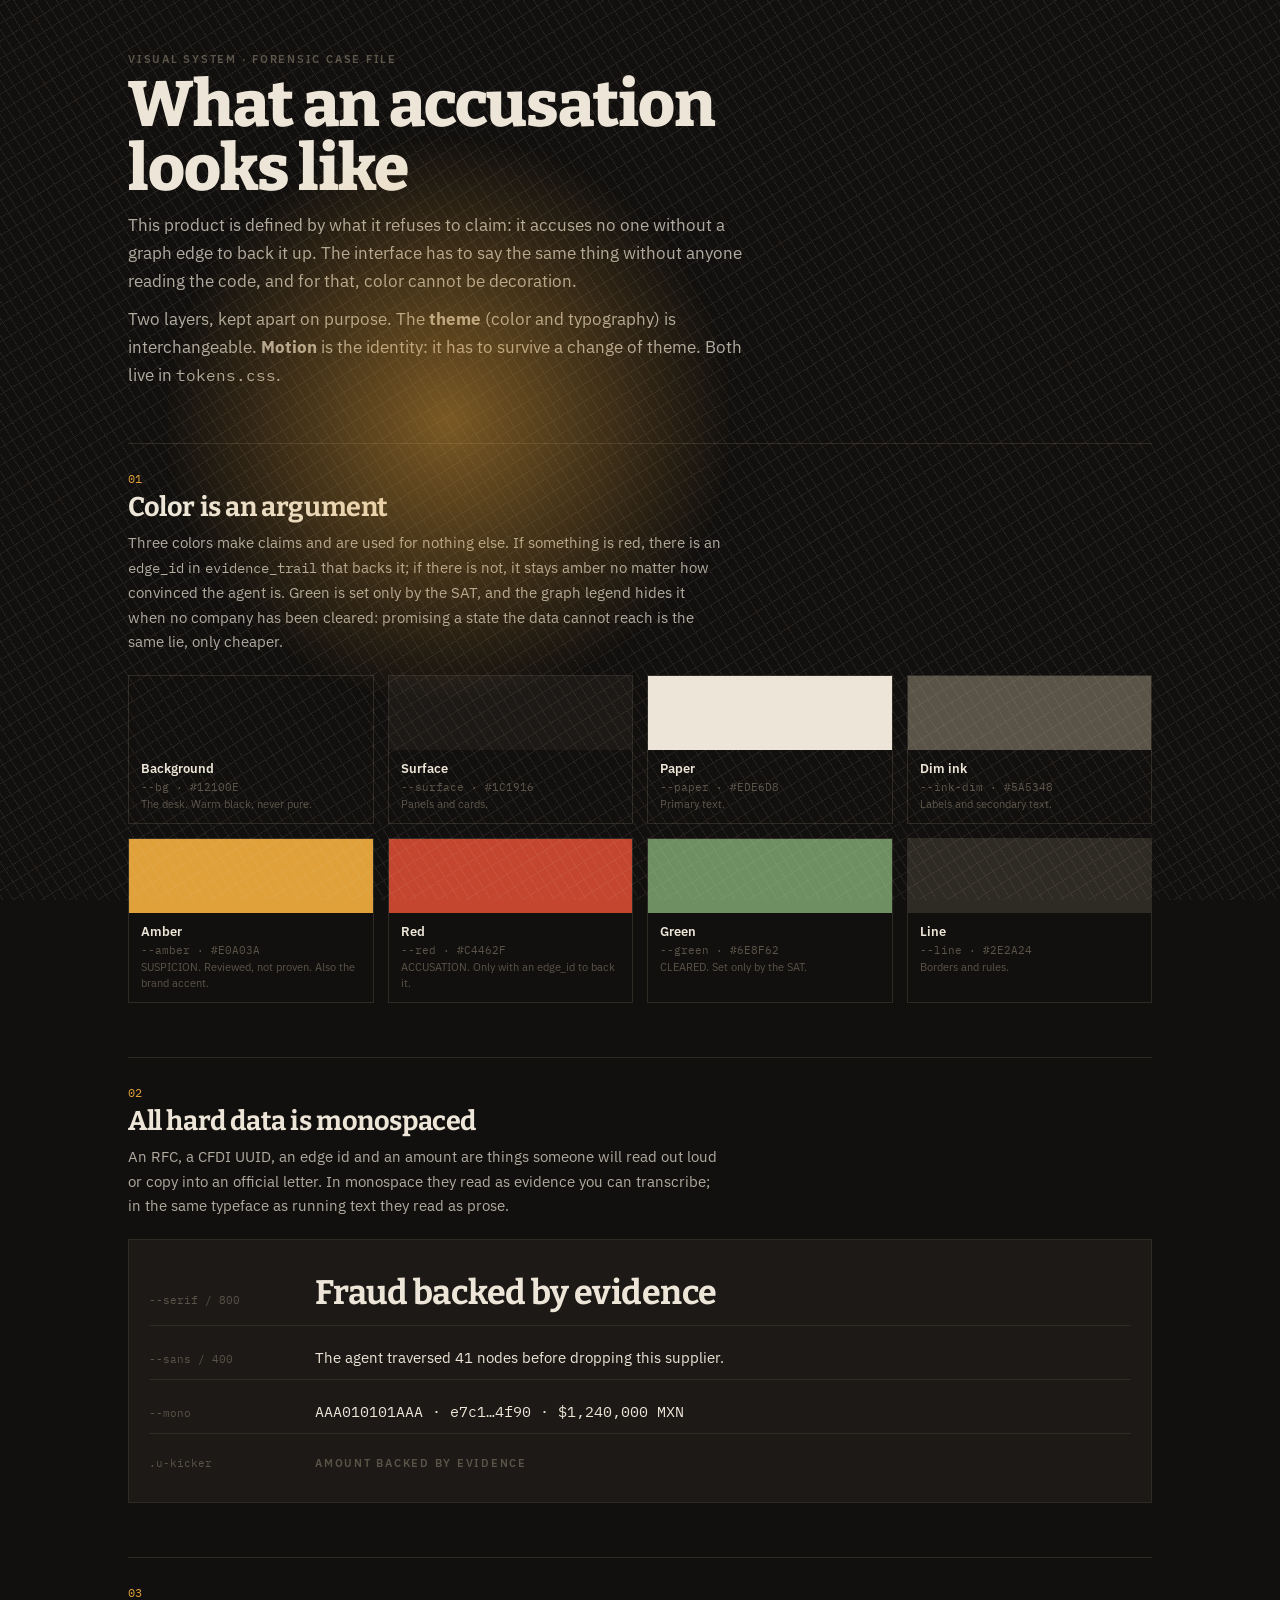
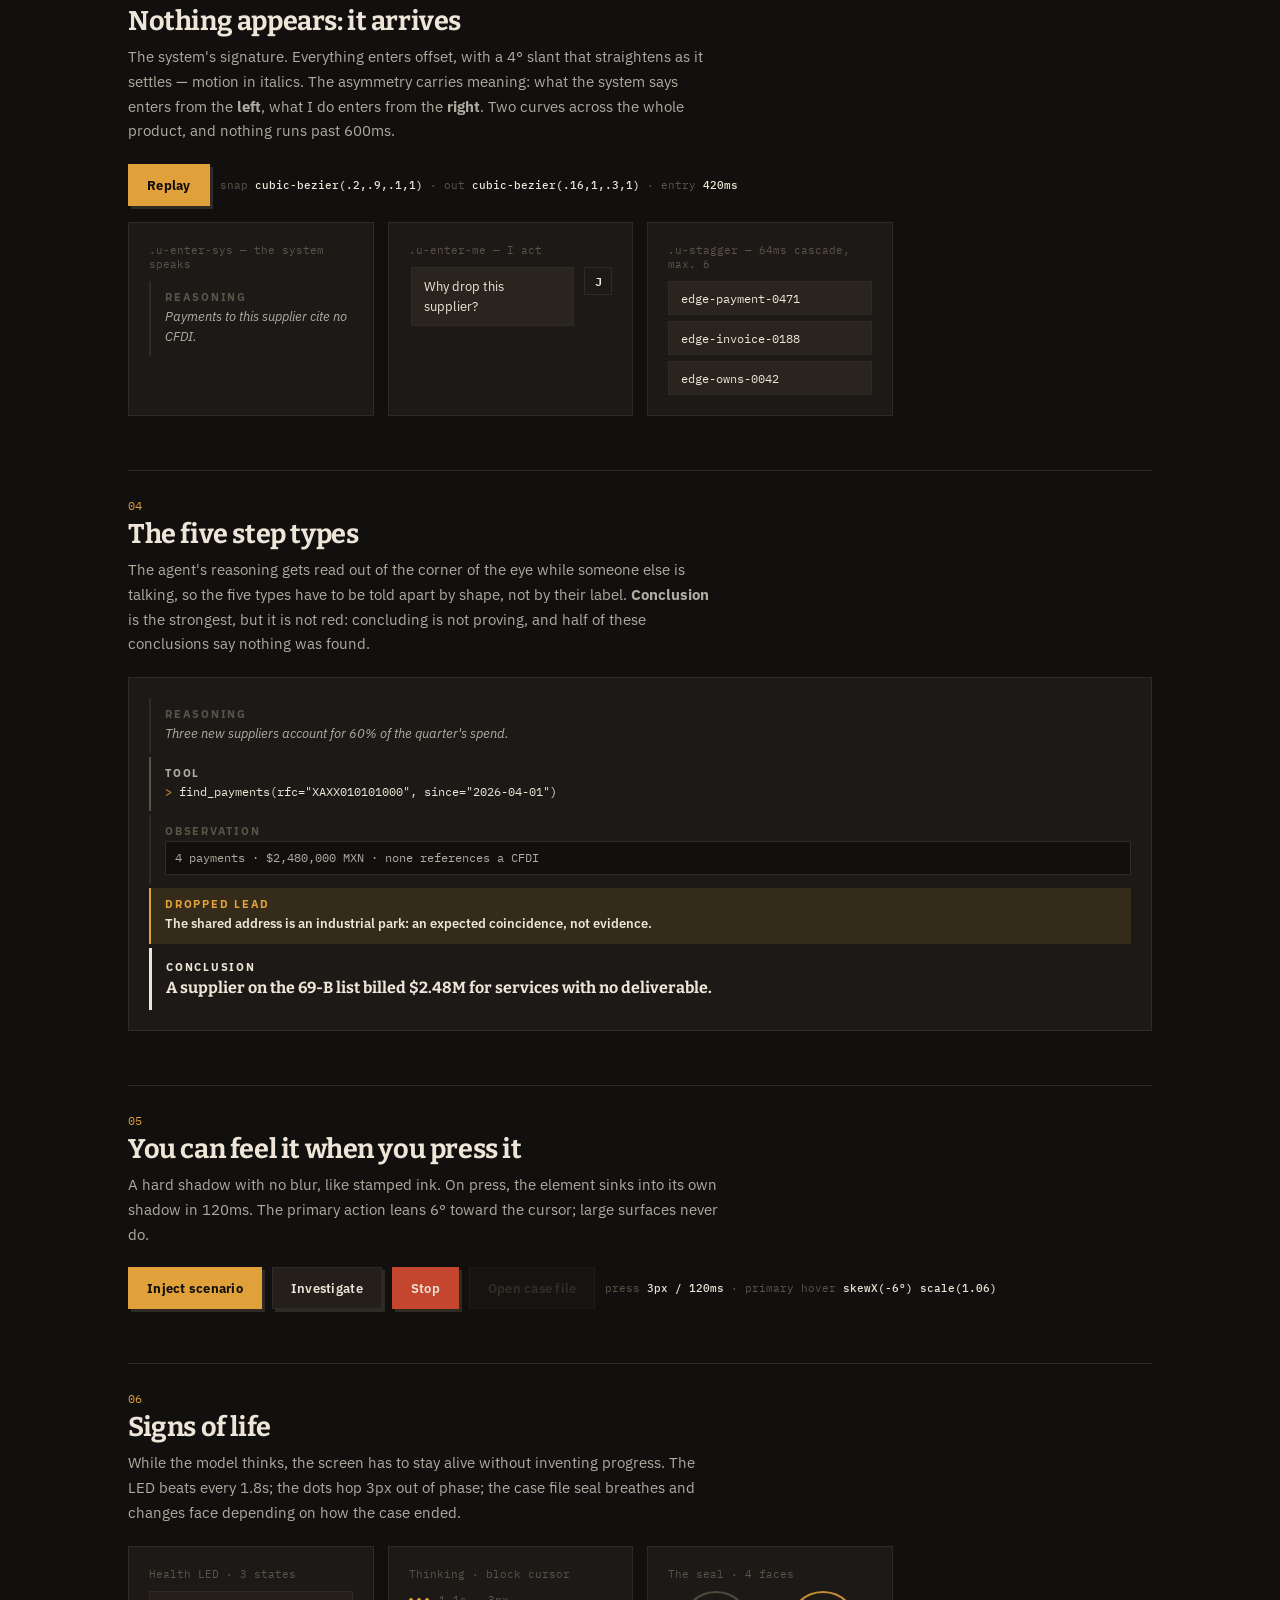
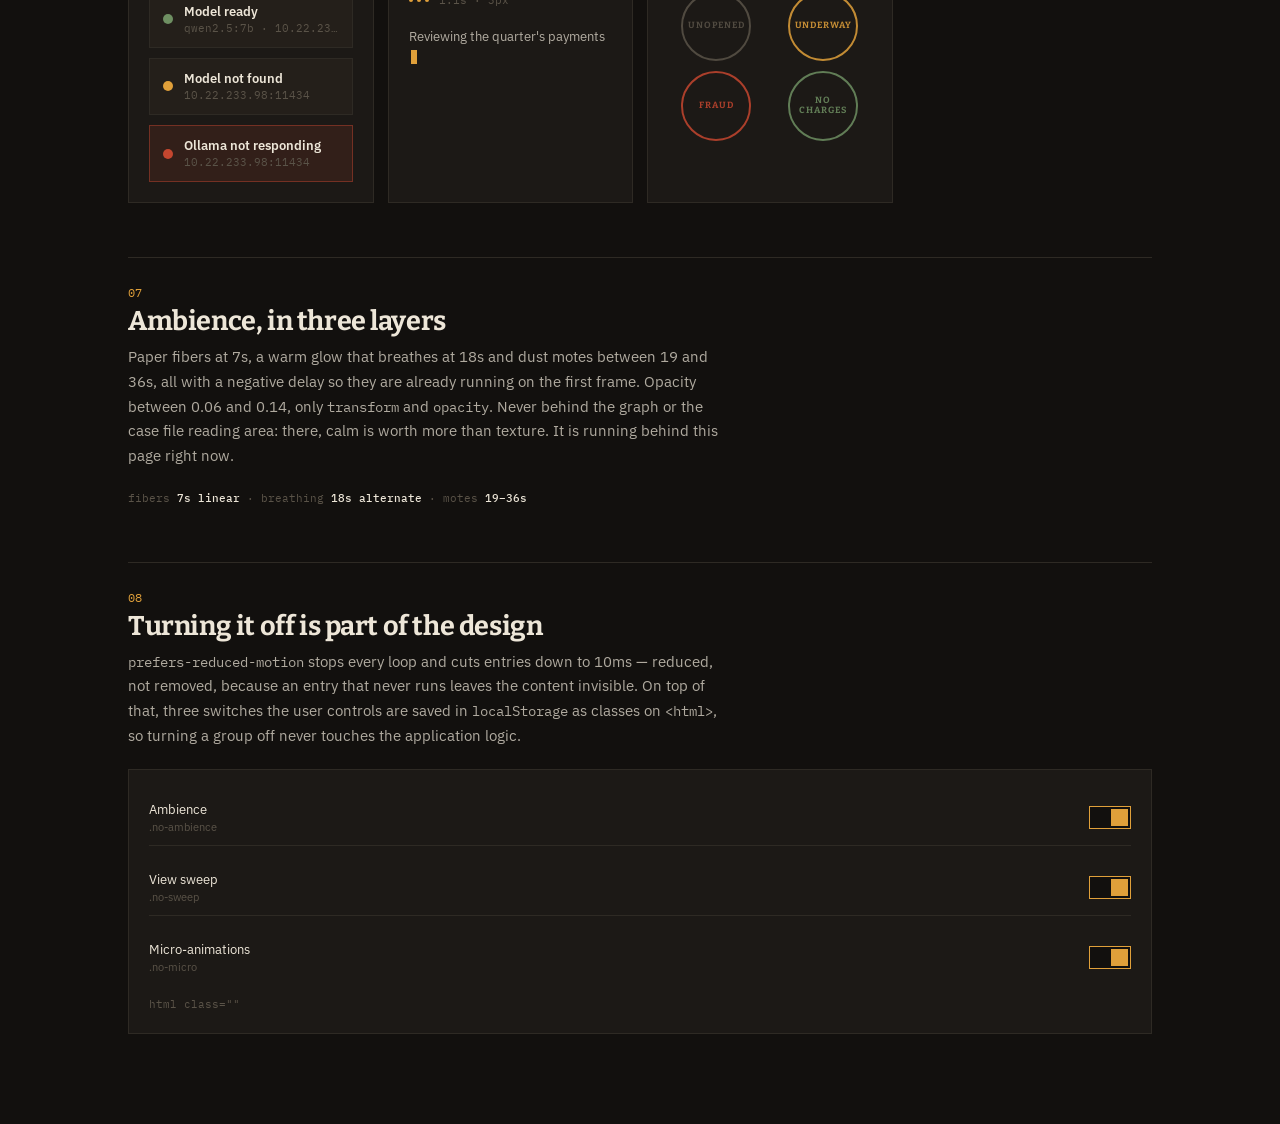
<file: ui/web/patterns.html>
<!DOCTYPE html>
<html lang="en">
<head>
<meta charset="utf-8">
<meta name="viewport" content="width=device-width, initial-scale=1">
<title>CORPIDE · visual system</title>
<link rel="icon" type="image/svg+xml" href="logo-small.svg">
<link rel="preconnect" href="https://fonts.googleapis.com">
<link rel="preconnect" href="https://fonts.gstatic.com" crossorigin>
<link href="https://fonts.googleapis.com/css2?family=Bitter:wght@600;700;800&family=IBM+Plex+Sans:wght@400;500;600;700&family=IBM+Plex+Mono:wght@400;500&display=swap" rel="stylesheet">
<link rel="stylesheet" href="tokens.css">
<link rel="stylesheet" href="styles.css">
<style>
  /* Showcase chrome only. Nothing here is part of the system. */
  body { overflow-y: auto; height: auto; }
  .doc { max-width: 1080px; margin: 0 auto; padding: 48px 28px 90px; }
  .doc__title { font-family: var(--serif); font-weight: 800; font-size: var(--fs-mega); line-height: 1; letter-spacing: var(--track-mega); margin: 6px 0 10px; }
  .doc__lede { font-size: 17px; color: var(--paper-soft); line-height: 1.65; max-width: 62ch; margin: 0 0 10px; }
  .sec { margin-top: 54px; border-top: 1px solid var(--line); padding-top: 24px; }
  .sec__n { font-family: var(--mono); font-size: 12px; color: var(--amber); }
  .sec__h { font-family: var(--serif); font-weight: 700; font-size: var(--fs-h1); letter-spacing: var(--track-mega); margin: 4px 0 8px; }
  .sec__p { font-size: var(--fs-body); color: var(--paper-soft); line-height: 1.65; max-width: 66ch; margin: 0 0 20px; }
  .grid { display: grid; gap: 14px; grid-template-columns: repeat(auto-fill, minmax(230px, 1fr)); }
  .swatch { border: 1px solid var(--line); }
  .swatch__chip { height: 74px; }
  .swatch__meta { padding: 10px 12px; display: flex; flex-direction: column; gap: 3px; }
  .swatch__name { font-size: var(--fs-small); font-weight: 600; }
  .swatch__hex { font-family: var(--mono); font-size: 11px; color: var(--ink-dim); }
  .swatch__use { font-size: 11px; color: var(--ink-dim); line-height: 1.45; }
  .demo { border: 1px solid var(--line); background: var(--surface); padding: 20px; position: relative; overflow: hidden; min-height: 130px; display: flex; flex-direction: column; gap: 10px; }
  .demo__label { font-family: var(--mono); font-size: 11px; color: var(--ink-dim); }
  .row { display: flex; gap: 10px; flex-wrap: wrap; align-items: center; }
  .spec { font-family: var(--mono); font-size: 11px; color: var(--ink-dim); line-height: 1.7; }
  .spec b { color: var(--paper); font-weight: 500; }
  .slab { height: 34px; background: var(--surface-lift); border: 1px solid var(--line); display: flex; align-items: center; padding: 0 12px; font-family: var(--mono); font-size: 12px; }
  .type-row { display: flex; align-items: baseline; gap: 16px; padding: 12px 0; border-bottom: 1px solid var(--line); }
  .type-row__tag { font-family: var(--mono); font-size: 11px; color: var(--ink-dim); flex: 0 0 150px; }
</style>
</head>
<body>

<div class="ambience" id="ambience" aria-hidden="true">
  <div class="ambience__fibres"></div>
  <div class="ambience__glow"></div>
</div>

<div class="doc">
  <span class="u-kicker">VISUAL SYSTEM · FORENSIC CASE FILE</span>
  <h1 class="doc__title">What an accusation<br>looks like</h1>
  <p class="doc__lede">
    This product is defined by what it refuses to claim: it accuses no one without a
    graph edge to back it up. The interface has to say the same thing without anyone
    reading the code, and for that, color cannot be decoration.
  </p>
  <p class="doc__lede">
    Two layers, kept apart on purpose. The <b>theme</b> (color and typography) is
    interchangeable. <b>Motion</b> is the identity: it has to survive a change of
    theme. Both live in <code>tokens.css</code>.
  </p>

  <!-- ============================================================ 1 -->
  <section class="sec">
    <span class="sec__n">01</span>
    <h2 class="sec__h">Color is an argument</h2>
    <p class="sec__p">
      Three colors make claims and are used for nothing else. If something is red,
      there is an <code>edge_id</code> in <code>evidence_trail</code> that backs it;
      if there is not, it stays amber no matter how convinced the agent is. Green is
      set only by the SAT, and the graph legend hides it when no company has been
      cleared: promising a state the data cannot reach is the same lie, only
      cheaper.
    </p>
    <div class="grid" id="palette"></div>
  </section>

  <!-- ============================================================ 2 -->
  <section class="sec">
    <span class="sec__n">02</span>
    <h2 class="sec__h">All hard data is monospaced</h2>
    <p class="sec__p">
      An RFC, a CFDI UUID, an edge id and an amount are things someone will read out
      loud or copy into an official letter. In monospace they read as evidence you can
      transcribe; in the same typeface as running text they read as prose.
    </p>
    <div class="demo">
      <div class="type-row"><span class="type-row__tag">--serif / 800</span><span class="u-serif" style="font-size:34px;">Fraud backed by evidence</span></div>
      <div class="type-row"><span class="type-row__tag">--sans / 400</span><span>The agent traversed 41 nodes before dropping this supplier.</span></div>
      <div class="type-row"><span class="type-row__tag">--mono</span><span class="u-mono">AAA010101AAA · e7c1…4f90 · $1,240,000 MXN</span></div>
      <div class="type-row" style="border-bottom:none;"><span class="type-row__tag">.u-kicker</span><span class="u-kicker">AMOUNT BACKED BY EVIDENCE</span></div>
    </div>
  </section>

  <!-- ============================================================ 3 -->
  <section class="sec">
    <span class="sec__n">03</span>
    <h2 class="sec__h">Nothing appears: it arrives</h2>
    <p class="sec__p">
      The system's signature. Everything enters offset, with a 4° slant that
      straightens as it settles — motion in italics. The asymmetry carries meaning:
      what the system says enters from the <b>left</b>, what I do enters from the
      <b>right</b>. Two curves across the whole product, and nothing runs past 600ms.
    </p>
    <div class="row" style="margin-bottom:16px;">
      <button class="btn btn--primary u-tactile u-lean" data-replay="entries">Replay</button>
      <span class="spec">snap <b>cubic-bezier(.2,.9,.1,1)</b> · out <b>cubic-bezier(.16,1,.3,1)</b> · entry <b>420ms</b></span>
    </div>
    <div class="grid" id="entries">
      <div class="demo">
        <span class="demo__label">.u-enter-sys — the system speaks</span>
        <div class="step step--thought u-enter-sys">
          <div class="step__head"><span class="step__title">Reasoning</span></div>
          <span class="step__detail">Payments to this supplier cite no CFDI.</span>
        </div>
      </div>
      <div class="demo">
        <span class="demo__label">.u-enter-me — I act</span>
        <div class="answer__q u-enter-me"><span class="answer__q-text">Why drop this supplier?</span><span class="avatar avatar--judge">J</span></div>
      </div>
      <div class="demo">
        <span class="demo__label">.u-stagger — 64ms cascade, max. 6</span>
        <div class="u-stagger" style="display:flex;flex-direction:column;gap:6px;">
          <span class="slab u-enter-sys">edge-payment-0471</span>
          <span class="slab u-enter-sys">edge-invoice-0188</span>
          <span class="slab u-enter-sys">edge-owns-0042</span>
        </div>
      </div>
    </div>
  </section>

  <!-- ============================================================ 4 -->
  <section class="sec">
    <span class="sec__n">04</span>
    <h2 class="sec__h">The five step types</h2>
    <p class="sec__p">
      The agent's reasoning gets read out of the corner of the eye while someone else
      is talking, so the five types have to be told apart by shape, not by their label.
      <b>Conclusion</b> is the strongest, but it is not red: concluding is not proving,
      and half of these conclusions say nothing was found.
    </p>
    <div class="demo" style="gap:2px;">
      <div class="step step--thought"><div class="step__head"><span class="step__title">Reasoning</span></div><span class="step__detail">Three new suppliers account for 60% of the quarter's spend.</span></div>
      <div class="step step--action"><div class="step__head"><span class="step__title">Tool</span></div><span class="step__detail">find_payments(rfc="XAXX010101000", since="2026-04-01")</span></div>
      <div class="step step--observation"><div class="step__head"><span class="step__title">Observation</span></div><span class="step__detail">4 payments · $2,480,000 MXN · none references a CFDI</span></div>
      <div class="step step--lead_dropped"><div class="step__head"><span class="step__title">Dropped lead</span></div><span class="step__detail">The shared address is an industrial park: an expected coincidence, not evidence.</span></div>
      <div class="step step--conclusion"><div class="step__head"><span class="step__title">Conclusion</span></div><span class="step__detail">A supplier on the 69-B list billed $2.48M for services with no deliverable.</span></div>
    </div>
  </section>

  <!-- ============================================================ 5 -->
  <section class="sec">
    <span class="sec__n">05</span>
    <h2 class="sec__h">You can feel it when you press it</h2>
    <p class="sec__p">
      A hard shadow with no blur, like stamped ink. On press, the element sinks into
      its own shadow in 120ms. The primary action leans 6° toward the cursor; large
      surfaces never do.
    </p>
    <div class="row">
      <button class="btn btn--primary u-tactile u-lean">Inject scenario</button>
      <button class="btn u-tactile">Investigate</button>
      <button class="btn btn--danger u-tactile">Stop</button>
      <button class="btn u-tactile" disabled>Open case file</button>
      <span class="spec">press <b>3px / 120ms</b> · primary hover <b>skewX(-6°) scale(1.06)</b></span>
    </div>
  </section>

  <!-- ============================================================ 6 -->
  <section class="sec">
    <span class="sec__n">06</span>
    <h2 class="sec__h">Signs of life</h2>
    <p class="sec__p">
      While the model thinks, the screen has to stay alive without inventing
      progress. The LED beats every 1.8s; the dots hop 3px out of phase; the case file
      seal breathes and changes face depending on how the case ended.
    </p>
    <div class="grid">
      <div class="demo">
        <span class="demo__label">Health LED · 3 states</span>
        <div class="row" style="flex-direction:column;align-items:stretch;">
          <div class="status status--ok"><span class="led is-beating"></span><span class="status__text"><span class="status__title">Model ready</span><span class="status__detail">qwen2.5:7b · 10.22.233.98</span></span></div>
          <div class="status status--warn"><span class="led is-beating"></span><span class="status__text"><span class="status__title">Model not found</span><span class="status__detail">10.22.233.98:11434</span></span></div>
          <div class="status status--down"><span class="led"></span><span class="status__text"><span class="status__title">Ollama not responding</span><span class="status__detail">10.22.233.98:11434</span></span></div>
        </div>
      </div>
      <div class="demo">
        <span class="demo__label">Thinking · block cursor</span>
        <div class="row"><span class="thinking"><i></i><i></i><i></i></span><span class="spec">1.1s · 3px</span></div>
        <span class="step__detail caret" style="margin-top:8px;">Reviewing the quarter's payments</span>
      </div>
      <div class="demo">
        <span class="demo__label">The seal · 4 faces</span>
        <div class="row" style="justify-content:space-around;">
          <div class="seal" style="width:70px;height:70px;"><span class="seal__word" style="font-size:9px;">UNOPENED</span></div>
          <div class="seal seal--running" style="width:70px;height:70px;"><span class="seal__word" style="font-size:9px;">UNDERWAY</span></div>
          <div class="seal seal--accused" style="width:70px;height:70px;"><span class="seal__word" style="font-size:9px;">FRAUD</span></div>
          <div class="seal seal--clean" style="width:70px;height:70px;"><span class="seal__word" style="font-size:9px;">NO CHARGES</span></div>
        </div>
      </div>
    </div>
  </section>

  <!-- ============================================================ 7 -->
  <section class="sec">
    <span class="sec__n">07</span>
    <h2 class="sec__h">Ambience, in three layers</h2>
    <p class="sec__p">
      Paper fibers at 7s, a warm glow that breathes at 18s and dust motes between 19
      and 36s, all with a negative delay so they are already running on the first
      frame. Opacity between 0.06 and 0.14, only <code>transform</code> and
      <code>opacity</code>. Never behind the graph or the case file reading area:
      there, calm is worth more than texture. It is running behind this page right
      now.
    </p>
    <div class="row">
      <span class="spec">fibers <b>7s linear</b> · breathing <b>18s alternate</b> · motes <b>19–36s</b></span>
    </div>
  </section>

  <!-- ============================================================ 8 -->
  <section class="sec">
    <span class="sec__n">08</span>
    <h2 class="sec__h">Turning it off is part of the design</h2>
    <p class="sec__p">
      <code>prefers-reduced-motion</code> stops every loop and cuts entries down to
      10ms — reduced, not removed, because an entry that never runs leaves the content
      invisible. On top of that, three switches the user controls are saved in
      <code>localStorage</code> as classes on <code>&lt;html&gt;</code>, so turning a
      group off never touches the application logic.
    </p>
    <div class="demo">
      <div class="settings" id="switches">
        <div class="toggle-row"><div class="toggle-row__text"><span class="toggle-row__name">Ambience</span><span class="toggle-row__note">.no-ambience</span></div><button class="switch is-on" data-sw="ambience" role="switch" aria-checked="true"></button></div>
        <div class="toggle-row"><div class="toggle-row__text"><span class="toggle-row__name">View sweep</span><span class="toggle-row__note">.no-sweep</span></div><button class="switch is-on" data-sw="sweep" role="switch" aria-checked="true"></button></div>
        <div class="toggle-row"><div class="toggle-row__text"><span class="toggle-row__name">Micro-animations</span><span class="toggle-row__note">.no-micro</span></div><button class="switch is-on" data-sw="micro" role="switch" aria-checked="true"></button></div>
      </div>
      <span class="spec" id="switch-state">html class=""</span>
    </div>
  </section>
</div>

<script>
'use strict';

const PALETTE = [
  ['--bg', '#12100E', 'Background', 'The desk. Warm black, never pure.'],
  ['--surface', '#1C1916', 'Surface', 'Panels and cards.'],
  ['--paper', '#EDE6D8', 'Paper', 'Primary text.'],
  ['--ink-dim', '#5A5348', 'Dim ink', 'Labels and secondary text.'],
  ['--amber', '#E0A03A', 'Amber', 'SUSPICION. Reviewed, not proven. Also the brand accent.'],
  ['--red', '#C4462F', 'Red', 'ACCUSATION. Only with an edge_id to back it.'],
  ['--green', '#6E8F62', 'Green', 'CLEARED. Set only by the SAT.'],
  ['--line', '#2E2A24', 'Line', 'Borders and rules.'],
];

const palette = document.getElementById('palette');
for (const [token, hex, name, use] of PALETTE) {
  const card = document.createElement('div');
  card.className = 'swatch';
  card.innerHTML =
    `<div class="swatch__chip" style="background:${hex}"></div>` +
    `<div class="swatch__meta">` +
    `<span class="swatch__name">${name}</span>` +
    `<span class="swatch__hex">${token} · ${hex}</span>` +
    `<span class="swatch__use">${use}</span></div>`;
  palette.append(card);
}

// Dust, same as the dashboard: negative delays so nothing starts on cue.
const box = document.getElementById('ambience');
for (let i = 0; i < 8; i += 1) {
  const mote = document.createElement('span');
  mote.className = 'ambience__mote';
  const duration = 19 + Math.random() * 17;
  mote.style.left = `${Math.random() * 100}%`;
  mote.style.setProperty('--mote-size', `${4 + Math.random() * 8}px`);
  mote.style.setProperty('--mote-dx', `${(Math.random() - 0.5) * 90}px`);
  mote.style.setProperty('--mote-dur', `${duration}s`);
  mote.style.setProperty('--mote-peak', (0.06 + Math.random() * 0.08).toFixed(3));
  mote.style.animationDelay = `-${Math.random() * duration}s`;
  box.append(mote);
}

document.querySelector('[data-replay="entries"]').addEventListener('click', () => {
  for (const node of document.querySelectorAll('#entries .u-enter-sys, #entries .u-enter-me')) {
    const cls = [...node.classList].find((c) => c.startsWith('u-enter-'));
    node.classList.remove(cls);
    void node.offsetWidth;
    node.classList.add(cls);
  }
});

// The switches drive the real root classes, so what you see here is
// exactly what the dashboard does.
function syncState() {
  document.getElementById('switch-state').textContent =
    `html class="${document.documentElement.className}"`;
}
for (const sw of document.querySelectorAll('#switches .switch')) {
  sw.addEventListener('click', () => {
    const on = sw.classList.toggle('is-on');
    sw.setAttribute('aria-checked', String(on));
    document.documentElement.classList.toggle(`no-${sw.dataset.sw}`, !on);
    syncState();
  });
}
syncState();
</script>
</body>
</html>
</file>
<file: ui/web/tokens.css>
/*
 * CORPIDE -- design tokens and reusable patterns.
 *
 * Two layers, deliberately separate:
 *
 *   THEME    colour, texture, typography. Swappable: a second theme
 *            changes these and the ambience, nothing else.
 *   MOTION   durations, curves, and the entry/stagger/sweep patterns.
 *            This is the identity. It must survive a theme swap.
 *
 * Colour carries an argument here, so it is not decorative:
 *   red    = accusation backed by a real evidence edge
 *   amber  = suspicion the agent looked at but did not prove
 *   green  = SAT cleared this company (desvirtuado / sentencia_favorable)
 * Nothing is painted red unless an edge id in evidence_trail backs it.
 */

/* ======================================================= THEME: colour */

:root {
  --bg:        #12100E;   /* near-black, warm */
  --surface:   #1C1916;   /* panels */
  --paper:     #EDE6D8;   /* primary text, paper */
  --ink-dim:   #5A5348;   /* secondary text, desaturated */
  --amber:     #E0A03A;   /* SUSPICION: unproven lead, presunto */
  --red:       #C4462F;   /* ACCUSATION: backed by evidence */
  --green:     #6E8F62;   /* CLEARED: desvirtuado / sentencia_favorable */
  --line:      #2E2A24;   /* borders and rules */

  /* Derived. Kept here so a theme swap only edits the block above. */
  --surface-2:    #241F1A;
  --surface-lift: #2A241E;
  --paper-soft:   rgba(237, 230, 216, .72);
  --paper-faint:  rgba(237, 230, 216, .40);

  --amber-tint: rgba(224, 160, 58, .13);
  --amber-line: rgba(224, 160, 58, .42);
  --red-tint:   rgba(196, 70, 47, .13);
  --red-line:   rgba(196, 70, 47, .45);
  --green-tint: rgba(110, 143, 98, .13);
  --green-line: rgba(110, 143, 98, .42);

  /* Hard shadow, never blurred: stamped ink, not glow. */
  --shadow-hard: 3px 3px 0 var(--line);
  --shadow-hard-red: 3px 3px 0 rgba(196, 70, 47, .5);

  /* Brand accent. Amber in the dark theme -- the warm, printed look --
     and Infosys blue in the light one. */
  --brand:      #E0A03A;
  --brand-ink:  #12100E;   /* text that sits on --brand */
  --brand-soft: rgba(224, 160, 58, .16);

  /* Graph colours live here too, because app.js reads them from the
     computed style instead of hardcoding hexes. That is what lets the
     canvas follow a theme swap -- vis paints on a canvas, so no amount
     of CSS reaches it on its own. */
  --graph-bg:        #1C1916;
  --graph-node:      #241F1A;
  --graph-node-line: #4A4238;
  --graph-node-text: #8A8073;
  --graph-edge:      #2E2A24;
  --graph-halo:      rgba(224, 160, 58, .9);
  --graph-lane:      rgba(255, 240, 210, .96);   /* near-white: road paint */
  --graph-spinner:   224, 160, 58;   /* rgb triplet: the dots fade per dot */
  --graph-ember:     196, 70, 47;    /* rgb triplet: the cited edge breathes */
}

/* ---------------------------------------------------------------------
 * Light theme -- Infosys blue.
 *
 * Same semantics, inverted ground: amber still means "suspected", red
 * still means "accused with evidence", green still means "cleared by
 * SAT". Each one is darkened, because a hue that reads as a warning on
 * near-black turns into a pastel on white.
 * ------------------------------------------------------------------- */

[data-theme="light"] {
  --bg:        #F4F7FA;
  --surface:   #FFFFFF;
  --paper:     #16232E;   /* text, now ink on paper for real */
  --ink-dim:   #5E7488;
  --amber:     #A86A00;   /* darkened: #E0A03A is unreadable on white */
  --red:       #C0392B;
  --green:     #2E7D32;
  --line:      #DCE4EC;

  --surface-2:    #EEF3F8;
  --surface-lift: #FFFFFF;
  --paper-soft:   rgba(22, 35, 46, .74);
  --paper-faint:  rgba(22, 35, 46, .45);

  --amber-tint: rgba(168, 106, 0, .10);
  --amber-line: rgba(168, 106, 0, .38);
  --red-tint:   rgba(192, 57, 43, .10);
  --red-line:   rgba(192, 57, 43, .40);
  --green-tint: rgba(46, 125, 50, .10);
  --green-line: rgba(46, 125, 50, .38);

  --shadow-hard: 3px 3px 0 var(--line);
  --shadow-hard-red: 3px 3px 0 rgba(192, 57, 43, .35);

  --brand:      #007CC3;   /* Infosys blue */
  --brand-ink:  #FFFFFF;
  --brand-soft: rgba(0, 124, 195, .12);

  --graph-bg:        #FFFFFF;
  --graph-node:      #FFFFFF;
  --graph-node-line: #93A7B8;
  --graph-node-text: #5E7488;
  --graph-edge:      #C9D6E2;
  --graph-halo:      rgba(0, 124, 195, .85);
  --graph-lane:      rgba(255, 255, 255, .95);   /* white on the amber lane */
  --graph-spinner:   0, 124, 195;
  --graph-ember:     192, 57, 43;
}

/* =================================================== THEME: typography */

:root {
  /* Headlines: heavy slab serif -- printed, official, condensed feel. */
  --serif: 'Bitter', 'Roboto Slab', Georgia, 'Times New Roman', serif;
  --sans:  'IBM Plex Sans', system-ui, -apple-system, 'Segoe UI', sans-serif;
  /* Every hard datum (RFC, CFDI uuid, edge id, amount) is monospaced:
     it makes identifiers read as quotable evidence, not as prose. */
  --mono:  'IBM Plex Mono', ui-monospace, 'Cascadia Mono', Consolas, monospace;

  --fs-mega:  clamp(38px, 5.2vw, 64px);
  --fs-h1:    27px;
  --fs-h2:    20px;
  --fs-body:  15px;
  --fs-small: 13px;
  --fs-micro: 11px;

  --track-kicker: .16em;   /* uppercase labels */
  --track-mega:  -.015em;  /* big serif tightens up */
}

.u-mono   { font-family: var(--mono); font-variant-ligatures: none; }
.u-serif  { font-family: var(--serif); font-weight: 700; letter-spacing: var(--track-mega); }
.u-kicker {
  font-size: var(--fs-micro); font-weight: 600;
  letter-spacing: var(--track-kicker); text-transform: uppercase;
  color: var(--ink-dim);
}

/* ====================================================== MOTION: tokens */
/*
 * Two curves only. "snap" decides and stops; "out" glides. Anything
 * that needs a third curve is probably the wrong idea.
 */

:root {
  --ease-snap: cubic-bezier(.2, .9, .1, 1);
  --ease-out:  cubic-bezier(.16, 1, .3, 1);

  --t-fast:  120ms;   /* hover, focus, colour */
  --t-norm:  200ms;   /* fades, toasts */
  --t-slow:  360ms;   /* panels */
  --t-enter: 420ms;   /* view and list entries (300-500) */
  --t-sweep: 550ms;   /* the diagonal flash across a new view */
  --t-max:   600ms;   /* nothing in the UI may exceed this */

  --stagger: 64ms;    /* per child in a cascade (50-80) */

  /* The signature: travel + tilt, straightened on arrival. */
  --enter-x:    34px;
  --enter-x-lg: 50px;
  --enter-skew: 4deg;
}

/* ================================================ MOTION: the entrance */
/*
 * Nothing appears; it arrives. Displacement + a slight skew that
 * straightens as it settles -- movement "in italics".
 *
 * Asymmetry with meaning:
 *   .u-enter-sys  from the LEFT  -- the system speaking (agent steps,
 *                                   /ask answers)
 *   .u-enter-me   from the RIGHT -- me acting (my question, my actions)
 */

@keyframes fa-enter-left {
  from { opacity: 0; transform: translate3d(calc(var(--enter-x) * -1), 0, 0) skewX(var(--enter-skew)); }
  to   { opacity: 1; transform: none; }
}
@keyframes fa-enter-right {
  from { opacity: 0; transform: translate3d(var(--enter-x), 0, 0) skewX(calc(var(--enter-skew) * -1)); }
  to   { opacity: 1; transform: none; }
}
@keyframes fa-enter-up {
  from { opacity: 0; transform: translate3d(0, 22px, 0) skewX(calc(var(--enter-skew) * -.6)) rotate(.6deg); }
  to   { opacity: 1; transform: none; }
}

.u-enter-sys,
.u-enter-me,
.u-enter-up {
  /* `backwards` so the first frame is never the un-animated state. */
  animation-duration: var(--t-enter);
  animation-timing-function: var(--ease-snap);
  animation-fill-mode: backwards;
}
.u-enter-sys { animation-name: fa-enter-left; }
.u-enter-me  { animation-name: fa-enter-right; }
.u-enter-up  { animation-name: fa-enter-up; }

/*
 * Cascade. Only the first 6 children are staggered; anything past that
 * arrives already visible, so a 200-row list never makes anyone wait.
 */
.u-stagger > *  { animation-delay: 0ms; }
.u-stagger > :nth-child(1) { animation-delay: calc(var(--stagger) * 0); }
.u-stagger > :nth-child(2) { animation-delay: calc(var(--stagger) * 1); }
.u-stagger > :nth-child(3) { animation-delay: calc(var(--stagger) * 2); }
.u-stagger > :nth-child(4) { animation-delay: calc(var(--stagger) * 3); }
.u-stagger > :nth-child(5) { animation-delay: calc(var(--stagger) * 4); }
.u-stagger > :nth-child(6) { animation-delay: calc(var(--stagger) * 5); }

/* ================================================== MOTION: view sweep */
/*
 * Changing section = one slide-in plus a diagonal band of light that
 * crosses once. The most recognisable thing in the interface, which is
 * exactly why it must never fire on a re-render -- only on a real view
 * change. app.js adds .is-entering for one animation cycle.
 */

@keyframes fa-view-in {
  from { opacity: 0; transform: translate3d(46px, 0, 0) skewX(3deg); }
  to   { opacity: 1; transform: none; }
}
@keyframes fa-sweep {
  from { transform: translate3d(-130%, 0, 0) skewX(-8deg); opacity: 0; }
  18%  { opacity: 1; }
  to   { transform: translate3d(130%, 0, 0) skewX(-8deg); opacity: 0; }
}

.view.is-entering { animation: fa-view-in var(--t-enter) var(--ease-snap) backwards; }

.view.is-entering::after {
  content: '';
  position: absolute; inset: 0;
  z-index: 40;
  pointer-events: none;
  background: linear-gradient(100deg,
    transparent 42%,
    rgba(237, 230, 216, .09) 50%,
    transparent 58%);
  animation: fa-sweep var(--t-sweep) var(--ease-out) backwards;
}

/* ============================================== MOTION: the injector */
/*
 * The scenario injector is the demo's pivot -- the moment a judge
 * injects a fresh scheme. It is an event, not a dropdown.
 */

@keyframes fa-scrim   { from { opacity: 0; } to { opacity: 1; } }
@keyframes fa-slab    { from { transform: translate3d(-100%, 0, 0); } to { transform: none; } }
@keyframes fa-wordmark {
  from { opacity: 0; transform: translate3d(0, 42px, 0) rotate(-3deg); }
  to   { opacity: .07; transform: translate3d(0, 0, 0) rotate(-1.5deg); }
}
@keyframes fa-pattern-in {
  from { opacity: 0; transform: translate3d(140px, 0, 0) skewX(18deg); }
  to   { opacity: 1; transform: translate3d(0, 0, 0) skewX(0deg); }
}
/* Selection confirm: a horizontal flash, 180ms, scaleX 0.6 -> 1. */
@keyframes fa-confirm {
  from { transform: scaleX(.6); opacity: 1; }
  to   { transform: scaleX(1); opacity: 0; }
}

/* ============================================= MOTION: the case file */
/*
 * The case file is a dossier. Opening one is an event -- the cover
 * swings open, the verdict sheet slides out, a stamp strikes -- and
 * every tab switch files one sheet away and deals the next.
 *
 * Keyframes are from-only (or end at the element's natural style) and
 * run with `backwards` fill, so removing the class that started them
 * always leaves the real end state on screen, even mid-flight.
 */

:root {
  --stagger-chip:   48ms;   /* evidence chips lighting up inside a card */
  --stagger-ledger: 36ms;   /* trail rows printing */

  --folder:        #221C16;
  --folder-edge:   #3A3128;
  --folder-tab:    #1A1612;
  --folder-shadow: #2E2A24;
  --sheet:         #28221C;
  --sheet-under:   #201B16;
  --cover:         #2E261E;
  --cover-fibre:   rgba(237, 230, 216, .035);
  --cover-rule:    rgba(237, 230, 216, .14);
  --cover-shade:   rgba(0, 0, 0, .45);
  --inquiry-scan:  rgba(255, 240, 210, .35);
}

/* Manila on the cool blue desk: the one warm object reads as "the file". */
[data-theme="light"] {
  --folder:        #EEE4CF;
  --folder-edge:   #D6C7A6;
  --folder-tab:    #E3D6B8;
  --folder-shadow: #CBD6E1;
  --sheet:         #FFFFFF;
  --sheet-under:   #F4F7FA;
  --cover:         #E9DDC2;
  --cover-fibre:   rgba(22, 35, 46, .045);
  --cover-rule:    rgba(22, 35, 46, .22);
  --cover-shade:   rgba(22, 35, 46, .22);
  --inquiry-scan:  rgba(255, 255, 255, .55);
}

@keyframes fa-folder-land { from { opacity: 0; transform: translate3d(0, 28px, 0) rotate(-1deg) skewX(2deg); } }
@keyframes fa-plate-drop  { from { transform: translate3d(0, 0, 0); } }
@keyframes fa-tab-rise    { from { opacity: 0; transform: translate3d(0, 22px, 0); } }
@keyframes fa-type        { from { clip-path: inset(0 100% 0 0); } }
/* Left hinge: a small lift, then the swing toward the viewer. */
@keyframes fa-cover-swing {
  0%   { transform: rotateY(0deg);    animation-timing-function: cubic-bezier(.2, .9, .1, 1); }
  22%  { transform: rotateY(-7deg);   animation-timing-function: cubic-bezier(.16, 1, .3, 1); }
  100% { transform: rotateY(-100deg); }
}
/* Transparent before it turns edge-on, where it would read as a band. */
@keyframes fa-cover-fade  { 0%, 45% { opacity: 1; } 80%, 100% { opacity: 0; } }
@keyframes fa-cover-shade { from { opacity: 0; } to { opacity: 1; } }
@keyframes fa-sheet-rise  { from { opacity: 0; transform: translate3d(0, 26px, 0) rotate(-.6deg); } }
@keyframes fa-print-line  { from { clip-path: inset(-10% 100% -25% 0); } to { clip-path: inset(-10% -2% -25% 0); } }
/* One strike and one press. No bounce: this is a notary, not a toy. */
@keyframes fa-stamp {
  0%   { opacity: 0; transform: translate3d(-6px, -4px, 0) scale(1.6) rotate(-16deg); }
  65%  { opacity: 1; transform: translate3d(0, 0, 0) scale(.96) rotate(-7deg); }
  100% { opacity: 1; transform: translate3d(0, 0, 0) scale(1) rotate(-8deg); }
}
@keyframes fa-stamp-ring  { from { opacity: .5; transform: scale(.96); } to { opacity: 0; transform: scale(1.2); } }
@keyframes fa-stamp-pill  { from { opacity: 0; transform: scale(1.5); } }
@keyframes fa-rule-draw   { from { transform: scaleX(0); } }
@keyframes fa-press       { 40% { transform: translate3d(2px, 2px, 0); } }
@keyframes fa-count-tick  { from { opacity: 0; transform: scale(.5); } }

@keyframes fa-sheet-file  { to { opacity: 0; transform: translate3d(calc(var(--dir, 1) * -18px), 8px, 0) scale(.985); } }
@keyframes fa-sheet-deal  { from { opacity: 0; transform: translate3d(calc(var(--dir, 1) * 20px), 18px, 0) skewX(calc(var(--dir, 1) * -2.5deg)) rotate(calc(var(--dir, 1) * .5deg)); } }
@keyframes fa-deal         { from { opacity: 0; transform: translate3d(-40px, 18px, 0) rotate(-2.5deg) skewX(4deg); } }
@keyframes fa-ignite       { from { opacity: 0; clip-path: inset(0 100% 0 0); } }
@keyframes fa-ignite-flash { from { opacity: .7; } to { opacity: 0; } }
@keyframes fa-print-row    { from { opacity: 0; clip-path: inset(0 100% 0 0); } }
@keyframes fa-hot          { 30% { opacity: 1; } }
@keyframes fa-rule-down    { from { transform: scaleY(0); } }
@keyframes fa-flag         { 0%, 45% { opacity: 1; } 100% { opacity: 0; } }

/* The /ask progress record. */
@keyframes fa-roll         { from { opacity: 0; transform: translate3d(0, 70%, 0); } }
@keyframes fa-inquiry-scan { to { transform: translate3d(100%, 0, 0); } }
@keyframes fa-file-away    { to { opacity: 0; transform: translate3d(-24px, 0, 0) skewX(3deg); } }

/* ================================================== MOTION: ambience */
/*
 * Three layers, depth from differing size/opacity/speed. Transform and
 * opacity only: zero layout cost. Never behind the graph canvas or the
 * case-file reading area -- ambience lives in the shell and in waits.
 */

@keyframes fa-fibres { to   { transform: translate3d(-80px, -80px, 0); } }
@keyframes fa-breath { 0%, 100% { transform: scale(1); opacity: .085; }
                       50%      { transform: scale(1.12); opacity: .14; } }
@keyframes fa-mote {
  from      { transform: translate3d(0, 0, 0) rotate(0deg); opacity: 0; }
  8%        { opacity: var(--mote-peak, .1); }
  88%       { opacity: var(--mote-peak, .1); }
  to        { transform: translate3d(var(--mote-dx, 26px), -108vh, 0) rotate(220deg); opacity: 0; }
}

.ambience {
  position: absolute; inset: 0;
  overflow: hidden;
  pointer-events: none;
  z-index: 0;
}

.ambience__fibres {
  position: absolute; inset: -90px;
  opacity: .07;
  background-image:
    repeating-linear-gradient(58deg,  var(--paper) 0 1px, transparent 1px 9px),
    repeating-linear-gradient(-32deg, var(--paper) 0 1px, transparent 1px 15px);
  animation: fa-fibres 7s linear infinite;
}

.ambience__glow {
  position: absolute;
  left: 12%; top: 14%;
  width: 46vw; height: 46vw;
  border-radius: 50%;
  background: radial-gradient(circle, rgba(224, 160, 58, .5) 0%, transparent 68%);
  animation: fa-breath 18s var(--ease-out) infinite alternate;
}

.ambience__mote {
  position: absolute;
  bottom: -10vh;
  width: var(--mote-size, 10px);
  height: var(--mote-size, 10px);
  border-radius: 50%;
  background: var(--paper);
  opacity: 0;
  animation: fa-mote var(--mote-dur, 26s) linear infinite;
}

/* ================================================ MOTION: indicators */

/* Health LED: a ring that beats every 1.8s. */
@keyframes fa-beat {
  0%   { box-shadow: 0 0 0 0 var(--led-ring, rgba(110, 143, 98, .55)); }
  70%  { box-shadow: 0 0 0 9px rgba(0, 0, 0, 0); }
  100% { box-shadow: 0 0 0 0 rgba(0, 0, 0, 0); }
}
.led {
  width: 10px; height: 10px; flex: 0 0 10px;
  border-radius: 50%;
  background: var(--led, var(--ink-dim));
}
.led.is-beating { animation: fa-beat 1.8s var(--ease-out) infinite; }

/* "The agent is thinking": three dots hopping 3px, out of phase. */
@keyframes fa-hop { 0%, 100% { transform: translateY(0); } 40% { transform: translateY(-3px); } }
.thinking { display: inline-flex; gap: 4px; align-items: flex-end; }
.thinking i {
  width: 4px; height: 4px; border-radius: 50%;
  background: var(--amber);
  animation: fa-hop 1.1s var(--ease-out) infinite;
}
.thinking i:nth-child(2) { animation-delay: .14s; }
.thinking i:nth-child(3) { animation-delay: .28s; }

/* Streaming text: a block cursor that does not flicker the text. */
@keyframes fa-caret { 0%, 49% { opacity: 1; } 50%, 100% { opacity: 0; } }
.caret::after {
  content: '';
  display: inline-block;
  width: .52em; height: 1.02em;
  margin-left: 2px;
  vertical-align: -.16em;
  background: var(--amber);
  animation: fa-caret 1s step-end infinite;
}

/* Toasts rise 8px and fade; they leave in half the time. */
@keyframes fa-toast-in { from { opacity: 0; transform: translate3d(0, 8px, 0); } to { opacity: 1; transform: none; } }
.toast { animation: fa-toast-in var(--t-norm) var(--ease-snap) backwards; }

/* ================================================== MOTION: the seal */
/*
 * A file stamp that breathes in place and cross-fades between states:
 * idle, investigating, accusation found, closed with nothing proven.
 * The last expression stays until the next interaction.
 */
@keyframes fa-seal {
  0%, 100% { transform: translate3d(0, 0, 0) rotate(-1deg); }
  50%      { transform: translate3d(0, -6px, 0) rotate(1deg); }
}
.seal { animation: fa-seal 5.5s var(--ease-out) infinite; transition: color var(--t-slow) var(--ease-out); }

/* ================================================== MOTION: tactile */
/*
 * Hard offset shadow, no blur. Pressing drives the element into its own
 * shadow -- the whole feedback is 120ms.
 */
.u-tactile {
  box-shadow: var(--shadow-hard);
  transition: transform var(--t-fast) var(--ease-snap),
              box-shadow var(--t-fast) var(--ease-snap),
              background-color var(--t-fast) linear,
              border-color var(--t-fast) linear,
              color var(--t-fast) linear;
}
.u-tactile:active:not(:disabled) {
  transform: translate3d(3px, 3px, 0);
  box-shadow: 0 0 0 var(--line);
}

/* The primary action leans into the cursor. Large surfaces never do. */
.u-lean { transition: transform var(--t-fast) var(--ease-snap); }
.u-lean:hover:not(:disabled)  { transform: skewX(-6deg) scale(1.06); }
.u-lean:active:not(:disabled) { transform: skewX(-2deg) scale(.97); }
.u-lean:disabled { transform: none; }

/* ====================================== RESPECT: toggles and reduced */
/*
 * Three user switches, persisted in localStorage by app.js as classes
 * on <html>, so turning a group off never touches application logic.
 *
 * prefers-reduced-motion is not a nicety: entries collapse to 10ms
 * rather than being removed, so nothing can end up invisible because an
 * animation did not run.
 */

.no-ambience .ambience { display: none; }

.no-sweep .view.is-entering,
.no-sweep .view.is-entering::after { animation: none; }
.no-sweep .view.is-entering::after { content: none; }

.no-micro .u-tactile,
.no-micro .u-lean { transition: none; }
.no-micro .u-tactile:active:not(:disabled),
.no-micro .u-lean:hover:not(:disabled),
.no-micro .u-lean:active:not(:disabled) { transform: none; }
.no-micro .thinking i,
.no-micro .led.is-beating,
.no-micro .seal { animation: none; }

@media (prefers-reduced-motion: reduce) {
  /* Ambience and every decorative loop stop outright. */
  .ambience,
  .thinking i,
  .led.is-beating,
  .seal,
  .caret::after { animation: none !important; }
  .ambience { display: none; }

  /* Entries still run, but at 10ms: the end state is what matters. */
  .u-enter-sys, .u-enter-me, .u-enter-up,
  .view.is-entering, .toast {
    animation-duration: 10ms !important;
    animation-delay: 0ms !important;
  }
  .view.is-entering::after { content: none; }

  *, *::before, *::after {
    transition-duration: 10ms !important;
  }
}

/* ----------------------------------------- RESPECT: the case file */
/*
 * app.js never adds .is-opening without the sweep switch or under
 * reduced motion; these rules are the second lock. .no-sweep keeps the
 * sheet deal/file on tab switch, like every other entrance. .no-micro
 * keeps only the big beats: no dealing of contents, stamp, ring, press,
 * ticks, count-up or scan.
 */

.no-sweep #view-casefile.is-opening,
.no-sweep #view-casefile.is-opening *,
.no-sweep #view-casefile.is-opening::after { animation: none !important; }
.no-sweep #view-casefile.is-opening .dossier__cover { display: none; }

.no-micro .tab,
.no-micro .tab::after,
.no-micro .inquiry__ink { transition: none; }
.no-micro .inquiry__ink::after,
.no-micro .inquiry__step.is-live::before,
.no-micro .inquiry__phase-text,
.no-micro .is-flagged::before { animation: none !important; }
.no-micro .is-flagged::before { opacity: 0; }

@media (prefers-reduced-motion: reduce) {
  #view-casefile.is-opening,
  #view-casefile.is-opening *,
  #view-casefile.is-opening *::before,
  #view-casefile.is-opening *::after,
  .sheet.is-dealing, .sheet.is-dealing *,
  .sheet.is-dealing *::before, .sheet.is-dealing *::after,
  .sheet.is-filing, .stamp.is-landing,
  .inquiry, .inquiry *, .exchange.is-superseded {
    animation-duration: 10ms !important;
    animation-delay: 0ms !important;
  }
  #view-casefile.is-opening .dossier__cover { display: none !important; }
  .inquiry__ink::after,
  .inquiry__step.is-live::before,
  .stamp::after,
  .is-flagged::before { animation: none !important; }
}
</file>
<file: ui/web/styles.css>
/*
 * CORPIDE dashboard -- "Expediente Forense".
 *
 * Paper and ink on a dark desk. Hard data is monospaced so it reads as
 * quotable evidence; colour appears only to mark suspicion (amber),
 * accusation backed by a real edge (red), or a company SAT cleared
 * (green). Tokens and motion patterns live in tokens.css.
 */

* { box-sizing: border-box; }

/* Half the components here set an explicit `display`, which silently
   beats the `hidden` attribute the UI uses to show one view, one run
   state, or one legend key at a time. */
[hidden] { display: none !important; }

html, body {
  height: 100%;
  margin: 0;
  background: var(--bg);
  font-family: var(--sans);
  font-size: var(--fs-body);
  color: var(--paper);
  -webkit-font-smoothing: antialiased;
}

a { color: var(--amber); text-decoration: none; }
button { font: inherit; color: inherit; background: none; border: none; cursor: pointer; }
button:disabled { cursor: not-allowed; opacity: .45; }
code { font-family: var(--mono); font-size: .94em; }

::selection { background: var(--amber); color: var(--bg); }

:focus-visible { outline: 2px solid var(--amber); outline-offset: 2px; }

/* ---------------------------------------------------------------- shell */

.app {
  display: flex;
  height: 100vh;
  overflow: hidden;
  position: relative;
}

/* ------------------------------------------------------------- sidebar */

.sidebar {
  width: 250px;
  flex: 0 0 250px;
  background: var(--surface);
  border-right: 1px solid var(--line);
  display: flex;
  flex-direction: column;
  padding: 26px 0;
  position: relative;
  z-index: 1;
}

.brand { display: flex; align-items: center; gap: 12px; padding: 0 22px 30px; position: relative; z-index: 1; }

/* The logo carries its own navy ground (logo.svg), so it reads the same
   on the dark sidebar and on the Infosys blue one. The hairline keeps
   its edge from dissolving into the dark. */
.brand__mark {
  display: block;
  width: 40px; height: 40px; flex: 0 0 40px;
  box-shadow: 0 0 0 1px rgba(255, 255, 255, .10);
}

.brand__text { display: flex; flex-direction: column; line-height: 1.15; }
/* An all-caps name: open the tracking instead of tightening it the way
   the big serif headings do. */
.brand__name {
  font-family: var(--serif); font-weight: 700;
  font-size: 18px; letter-spacing: .1em;
  color: var(--paper);
}
/* --ink-dim here measured 2.3:1 against the sidebar: next to the new
   wordmark the tagline all but disappeared. 55% paper is 5.1:1. */
.brand__role {
  color: rgba(237, 230, 216, .55); font-size: 10px;
  letter-spacing: var(--track-kicker); text-transform: uppercase;
}

.nav { padding: 0 14px; display: flex; flex-direction: column; gap: 2px; position: relative; z-index: 1; }
.nav__label { padding: 0 10px 10px; color: var(--ink-dim); font-size: var(--fs-micro); font-weight: 600; letter-spacing: var(--track-kicker); }

.nav__item {
  display: flex; align-items: center; gap: 13px;
  width: 100%; height: 44px; padding: 0 14px;
  color: var(--paper-soft);
  font-size: 14px; font-weight: 500;
  text-align: left;
  border-left: 2px solid transparent;
  transition: color var(--t-fast) linear, background-color var(--t-fast) linear, border-color var(--t-fast) linear;
}
.nav__item:hover:not(.is-active) { background: var(--surface-2); color: var(--paper); }
.nav__item.is-active {
  background: var(--surface-lift);
  border-left-color: var(--amber);
  color: var(--paper);
  font-weight: 600;
}

.sidebar__foot { margin-top: auto; padding: 0 14px; display: flex; flex-direction: column; gap: 14px; position: relative; z-index: 1; }
.sidebar__foot-inner { border-top: 1px solid var(--line); padding-top: 16px; }

/* ------------------------------------------------------- the file seal */

.seal-box { display: flex; justify-content: center; padding: 6px 0 2px; }
.seal {
  width: 92px; height: 92px;
  border: 2px solid currentColor;
  border-radius: 50%;
  display: flex; flex-direction: column; align-items: center; justify-content: center;
  gap: 2px;
  color: var(--ink-dim);
  opacity: .85;
}
.seal__word {
  font-family: var(--serif); font-weight: 700;
  font-size: 11px; letter-spacing: .1em; text-transform: uppercase;
  text-align: center; line-height: 1.1;
  padding: 0 8px;
}
.seal__rule { width: 44px; height: 1px; background: currentColor; opacity: .6; }
.seal--running   { color: var(--amber); }
.seal--accused   { color: var(--red); }
.seal--clean     { color: var(--green); }

/* ------------------------------------------------------ health status */

.status {
  display: flex; align-items: center; gap: 11px;
  padding: 12px 13px;
  background: var(--surface-2);
  border: 1px solid var(--line);
  width: 100%; text-align: left;
  transition: border-color var(--t-fast) linear;
}
.status:hover { border-color: var(--ink-dim); }
.status__text { display: flex; flex-direction: column; line-height: 1.3; min-width: 0; }
.status__title { color: var(--paper); font-size: var(--fs-small); font-weight: 600; }
.status__detail {
  color: var(--ink-dim); font-family: var(--mono); font-size: 11px;
  overflow: hidden; text-overflow: ellipsis; white-space: nowrap;
}
.status--ok   { --led: var(--green); --led-ring: rgba(110, 143, 98, .55); }
.status--warn { --led: var(--amber); --led-ring: rgba(224, 160, 58, .55); }
.status--down { --led: var(--red); }
.status--down { border-color: var(--red-line); background: var(--red-tint); }
/* Gemini and the data source: read-only, so quieter than the button above. */
.status--mini { padding: 7px 13px; margin-top: 6px; }
.status--mini:hover { border-color: var(--line); }
.status--mini.status--down:hover { border-color: var(--red-line); }

/* ----------------------------------------------------------------- main */

.main { flex: 1; min-width: 0; display: flex; flex-direction: column; position: relative; }

.view {
  flex: 1; min-height: 0;
  display: flex; flex-direction: column;
  position: relative;
  overflow: hidden;
}

.topbar {
  height: 76px; flex: 0 0 76px;
  background: var(--surface);
  border-bottom: 1px solid var(--line);
  display: flex; align-items: center; gap: 16px;
  padding: 0 24px;
  position: relative; z-index: 2;
}

.topbar__eyebrow { display: flex; flex-direction: column; gap: 3px; line-height: 1.1; }
.topbar__kicker { font-size: var(--fs-micro); font-weight: 600; letter-spacing: var(--track-kicker); color: var(--ink-dim); }
.topbar__title { font-family: var(--serif); font-size: var(--fs-h2); font-weight: 700; color: var(--paper); letter-spacing: var(--track-mega); }
.topbar__right { margin-left: auto; display: flex; align-items: center; gap: 12px; }
.topbar__rule { width: 1px; height: 32px; background: var(--line); }

/* -------------------------------------------------------------- inputs */

.select, .input {
  height: 42px; padding: 0 13px;
  border: 1px solid var(--line); border-radius: 0;
  background: var(--bg);
  font-family: var(--mono); font-size: var(--fs-small);
  color: var(--paper);
  appearance: none;
  transition: border-color var(--t-fast) linear;
}
.select:hover, .input:hover { border-color: var(--ink-dim); }
.select:focus, .input:focus { outline: none; border-color: var(--amber); }
.select:disabled, .input:disabled { color: var(--ink-dim); background: var(--surface); }

.field { display: flex; flex-direction: column; gap: 6px; }
.field__label { font-size: var(--fs-micro); font-weight: 600; letter-spacing: var(--track-kicker); text-transform: uppercase; color: var(--ink-dim); }
.field__note { font-size: 12px; color: var(--ink-dim); }
.field__note--pinned { color: var(--amber); }

/* ------------------------------------------------------------- buttons */

.btn {
  display: inline-flex; align-items: center; justify-content: center; gap: 9px;
  height: 42px; padding: 0 18px;
  border: 1px solid var(--line);
  background: var(--surface-2);
  color: var(--paper);
  font-size: var(--fs-small); font-weight: 600;
  letter-spacing: .02em;
  white-space: nowrap;
}
.btn:hover:not(:disabled) { border-color: var(--ink-dim); background: var(--surface-lift); }
.btn svg { transition: transform var(--t-fast) var(--ease-snap); }
.btn:active:not(:disabled) svg { transform: translateY(1px); }

.btn--primary {
  background: var(--amber); color: var(--bg);
  border-color: var(--amber); font-weight: 700;
}
.btn--primary:hover:not(:disabled) { background: #EDB253; border-color: #EDB253; }
.btn--danger { background: var(--red); border-color: var(--red); color: var(--paper); }
.btn--ghost  { background: transparent; }
.btn--dark   { background: var(--surface); }
.btn:disabled { background: var(--surface); color: var(--ink-dim); border-color: var(--line); box-shadow: none; }

/* ---------------------------------------------------------------- pill */

.pill {
  display: inline-flex; align-items: center; gap: 7px;
  white-space: nowrap;
  height: 30px; padding: 0 12px;
  border: 1px solid var(--line);
  font-size: 12px; font-weight: 600;
  letter-spacing: .04em; text-transform: uppercase;
  color: var(--ink-dim);
}
.pill__dot { width: 7px; height: 7px; border-radius: 50%; background: currentColor; }
.pill--live     { color: var(--amber); border-color: var(--amber-line); background: var(--amber-tint); }
.pill--idle     { color: var(--ink-dim); }
.pill--accused  { color: var(--red); border-color: var(--red-line); background: var(--red-tint); }
.pill--clean    { color: var(--green); border-color: var(--green-line); background: var(--green-tint); }

.clock { font-family: var(--mono); font-size: 14px; color: var(--paper-soft); }

/* ------------------------------------------------------------- banners */

.banners { display: flex; flex-direction: column; gap: 10px; padding: 14px 22px 0; position: relative; z-index: 2; }
.banners:empty { display: none; }

.banner {
  display: flex; align-items: flex-start; gap: 13px;
  padding: 14px 16px;
  border: 1px solid var(--line);
  border-left-width: 3px;
  background: var(--surface);
}
.banner__icon { flex: 0 0 auto; margin-top: 1px; }
.banner__text { display: flex; flex-direction: column; gap: 4px; min-width: 0; }
.banner__title { font-weight: 700; font-size: var(--fs-small); }
.banner__body  { font-size: var(--fs-small); color: var(--paper-soft); line-height: 1.5; word-break: break-word; }
.banner__body code { color: var(--paper); background: var(--bg); padding: 1px 5px; border: 1px solid var(--line); }
.banner__actions { margin-left: auto; display: flex; gap: 8px; flex: 0 0 auto; }

.banner--error { border-left-color: var(--red); }
.banner--error .banner__title { color: var(--red); }
.banner--warn  { border-left-color: var(--amber); }
.banner--warn .banner__title { color: var(--amber); }
.banner--empty { border-left-color: var(--ink-dim); }

/* ----------------------------------------------------------- dashboard */

.workspace { flex: 1; min-height: 0; display: flex; position: relative; z-index: 1; }

.workspace__left {
  flex: 1; min-width: 0;
  display: flex; flex-direction: column; gap: 16px;
  padding: 18px 22px 22px;
}

.card {
  background: var(--surface);
  border: 1px solid var(--line);
  position: relative;
}

.card__head {
  display: flex; align-items: center; justify-content: space-between; gap: 16px;
  padding: 14px 16px;
  border-bottom: 1px solid var(--line);
}
.card__titles { display: flex; flex-direction: column; gap: 3px; }
.card__title { font-family: var(--serif); font-weight: 700; font-size: 15px; letter-spacing: var(--track-mega); }
.card__sub { font-family: var(--mono); font-size: 11px; color: var(--ink-dim); }

/* ---------------------------------------------------------------- graph */

.card--graph { flex: 1; min-height: 0; display: flex; flex-direction: column; overflow: hidden; }
/* The canvas is the most expensive surface on screen: no ambience, no
   texture, nothing animating behind it. */
.graph { flex: 1; min-height: 0; position: relative; background: var(--bg); }
.graph__canvas { position: absolute; inset: 0; }

.graph__empty {
  position: absolute; inset: 0;
  display: none;
  flex-direction: column; align-items: center; justify-content: center; gap: 12px;
  text-align: center; padding: 30px;
  background: var(--bg);
  z-index: 3;
}
.graph.is-empty .graph__empty { display: flex; }
.graph__empty-title { font-family: var(--serif); font-weight: 700; font-size: var(--fs-h2); }
.graph__empty-body { font-size: var(--fs-small); color: var(--ink-dim); max-width: 42ch; line-height: 1.6; }

.legend { display: flex; gap: 14px; flex-wrap: wrap; }
.legend__item { display: inline-flex; align-items: center; gap: 6px; font-size: 11px; color: var(--ink-dim); letter-spacing: .03em; }
.legend__swatch { width: 16px; height: 3px; background: var(--ink-dim); }
.legend__item--suspect .legend__swatch { background: var(--amber); }
.legend__item--fraud   .legend__swatch { background: var(--red); }
.legend__item--cleared .legend__swatch { background: var(--green); }

/* --------------------------------------------------------------- meters */

.gauges { display: grid; grid-template-columns: repeat(3, minmax(0, 1fr)); gap: 16px; }

.meter { padding: 14px 16px; display: flex; flex-direction: column; gap: 8px; }
.meter__label { font-size: var(--fs-micro); font-weight: 600; letter-spacing: var(--track-kicker); text-transform: uppercase; color: var(--ink-dim); }
.meter__value { font-family: var(--mono); font-size: 26px; font-weight: 500; color: var(--paper); line-height: 1; }
.meter__value--accused { color: var(--red); }
.meter__note { font-size: 11px; color: var(--ink-dim); line-height: 1.4; }
.meter__bar { height: 3px; background: var(--line); position: relative; overflow: hidden; }
.meter__fill {
  position: absolute; inset: 0 auto 0 0;
  width: 0;
  background: var(--amber);
  transform-origin: left center;
  transition: width var(--t-slow) var(--ease-snap);
}
.meter__fill--accused { background: var(--red); }

/* ------------------------------------------------------------ live log */

.log {
  width: 390px; flex: 0 0 390px;
  border-left: 1px solid var(--line);
  background: var(--surface);
  display: flex; flex-direction: column;
  min-height: 0;
}
.log__head {
  display: flex; align-items: center; justify-content: space-between;
  padding: 14px 16px; border-bottom: 1px solid var(--line);
}
.log__titles { display: flex; flex-direction: column; gap: 3px; }
.log__title { font-family: var(--serif); font-weight: 700; font-size: 15px; }
.log__meta { font-family: var(--mono); font-size: 11px; color: var(--ink-dim); }
.log__body { flex: 1; min-height: 0; overflow-y: auto; padding: 14px 16px; }
.log__foot { padding: 12px 16px; border-top: 1px solid var(--line); display: flex; gap: 8px; }
.log__foot .btn { flex: 1; }

/* ---------------------------------------------------------- step types */
/*
 * The five step types must be tellable apart at a glance, not by
 * reading a label. lead_dropped gets the loudest treatment of the
 * non-conclusion types: it is the agent exercising judgment.
 */

.step { padding: 9px 0 9px 14px; border-left: 2px solid var(--line); position: relative; }
.step + .step { margin-top: 2px; }
.step__head { display: flex; align-items: baseline; gap: 8px; margin-bottom: 3px; }
.step__title { font-size: var(--fs-micro); font-weight: 700; letter-spacing: var(--track-kicker); text-transform: uppercase; color: var(--ink-dim); }
.step__time { font-family: var(--mono); font-size: 10px; color: var(--ink-dim); margin-left: auto; }
.step__detail { display: block; font-size: var(--fs-small); line-height: 1.55; color: var(--paper-soft); word-break: break-word; }
.step__refs { display: flex; flex-wrap: wrap; gap: 5px; margin-top: 6px; }
.step__ref {
  font-family: var(--mono); font-size: 10px;
  padding: 1px 6px;
  border: 1px solid var(--amber-line);
  color: var(--amber);
  background: var(--amber-tint);
}

/* thought -- the default, quiet, italic */
.step--thought .step__detail { font-style: italic; color: var(--paper-soft); }

/* action -- a command being issued: mono, bright, indented marker */
.step--action { border-left-color: var(--ink-dim); }
.step--action .step__title { color: var(--paper-soft); }
.step--action .step__detail { font-family: var(--mono); font-size: 12px; color: var(--paper); }
.step--action .step__detail::before { content: '> '; color: var(--amber); }

/* observation -- returned data: mono on its own slab */
.step--observation .step__detail {
  font-family: var(--mono); font-size: 12px;
  background: var(--bg); border: 1px solid var(--line);
  padding: 7px 9px; color: var(--paper-soft);
}

/* lead_dropped -- judgment made visible: struck through, amber rule */
.step--lead_dropped { border-left-color: var(--amber); background: var(--amber-tint); }
.step--lead_dropped .step__title { color: var(--amber); }
.step--lead_dropped .step__detail { color: var(--paper); }
.step--lead_dropped .step__detail::first-line { font-weight: 600; }

/* conclusion -- the verdict: serif, large, and a heavy rule. Loud, but
   deliberately NOT red: the agent concluding is not the same as the
   agent proving, and half of these conclusions are "I found nothing". */
.step--conclusion { border-left-color: var(--paper); border-left-width: 3px; padding-top: 12px; padding-bottom: 12px; }
.step--conclusion .step__title { color: var(--paper); }
.step--conclusion .step__detail { font-family: var(--serif); font-weight: 700; font-size: 16px; color: var(--paper); line-height: 1.35; }

.empty-note { color: var(--ink-dim); font-size: var(--fs-small); line-height: 1.6; margin: 0; }
/* Lists sit flush against their card, so their own empty state has to
   bring the padding the rows were providing. */
.claims > .empty-note,
.dropped-list > .empty-note,
.cases > .empty-note,
.trail__rows > .empty-note { padding: 14px 16px; }

/* -------------------------------------------------------- case file */

.case { flex: 1; min-height: 0; overflow-y: auto; display: grid; grid-template-columns: minmax(0, 1.35fr) minmax(0, 1fr); gap: 18px; padding: 18px 22px 26px; position: relative; z-index: 1; }
.case__col { display: flex; flex-direction: column; gap: 16px; min-width: 0; }

.verdict { padding: 22px; display: flex; flex-direction: column; gap: 14px; border-left: 3px solid var(--red); }
.verdict--clean { border-left-color: var(--green); }
.verdict--failed { border-left-color: var(--ink-dim); }
.verdict__kicker { font-size: var(--fs-micro); font-weight: 600; letter-spacing: var(--track-kicker); color: var(--ink-dim); }
.verdict__headline {
  font-family: var(--serif); font-weight: 700;
  font-size: var(--fs-h1); line-height: 1.1;
  letter-spacing: var(--track-mega);
  color: var(--red);
}
.verdict--clean .verdict__headline  { color: var(--green); }
.verdict--failed .verdict__headline { color: var(--paper-soft); }
.verdict__narrative { font-size: var(--fs-body); line-height: 1.65; color: var(--paper-soft); margin: 0; }

.amount { display: flex; flex-direction: column; gap: 4px; padding: 14px 0; border-top: 1px solid var(--line); border-bottom: 1px solid var(--line); }
.amount__label { font-size: var(--fs-micro); font-weight: 600; letter-spacing: var(--track-kicker); color: var(--ink-dim); }
.amount__value { font-family: var(--mono); font-size: var(--fs-mega); font-weight: 500; line-height: 1; color: var(--red); }
.verdict--clean .amount__value, .verdict--failed .amount__value { color: var(--paper-soft); }
.amount__note { font-size: 11px; color: var(--ink-dim); }

.metrics { display: grid; grid-template-columns: repeat(3, minmax(0, 1fr)); gap: 12px; }
.metric { display: flex; flex-direction: column; gap: 4px; }
.metric__label { font-size: 10px; font-weight: 600; letter-spacing: var(--track-kicker); color: var(--ink-dim); }
.metric__value { font-family: var(--mono); font-size: 17px; color: var(--paper); }

/* accusations */
.claims { display: flex; flex-direction: column; }
.claim { padding: 13px 16px; border-bottom: 1px solid var(--line); display: flex; flex-direction: column; gap: 6px; border-left: 2px solid var(--red); }
.claim:last-child { border-bottom: none; }
.claim__top { display: flex; align-items: baseline; gap: 10px; }
.claim__rfc { font-family: var(--mono); font-size: var(--fs-body); font-weight: 500; color: var(--paper); }
.claim__amount { margin-left: auto; font-family: var(--mono); font-size: var(--fs-body); color: var(--red); }
.claim__rule { font-size: 12px; color: var(--paper-soft); line-height: 1.5; }
.claim__edges { display: flex; flex-wrap: wrap; gap: 5px; }
.claim__edge {
  font-family: var(--mono); font-size: 10px;
  padding: 1px 6px; border: 1px solid var(--red-line);
  color: var(--red); background: var(--red-tint);
  cursor: pointer;
  transition: background-color var(--t-fast) linear;
}
.claim__edge:hover { background: rgba(196, 70, 47, .28); }

/* dropped leads -- where the agent's judgment shows */
.dropped-list { display: flex; flex-direction: column; }
.dropped { padding: 12px 16px; border-bottom: 1px solid var(--line); display: flex; flex-direction: column; gap: 5px; border-left: 2px solid var(--amber); }
.dropped:last-child { border-bottom: none; }
.dropped__ids { display: flex; flex-wrap: wrap; gap: 5px; }
.dropped__id { font-family: var(--mono); font-size: 10px; color: var(--amber); }
.dropped__reason { font-size: 12px; color: var(--paper-soft); line-height: 1.5; }

/* trail table */
.trail__head { display: flex; align-items: center; justify-content: space-between; padding: 14px 16px; border-bottom: 1px solid var(--line); }
.trail__cols, .trail__row { display: grid; grid-template-columns: 32px minmax(0, 1fr) minmax(0, .8fr) 110px; gap: 10px; align-items: center; }
.trail__cols { padding: 8px 16px; font-size: 10px; letter-spacing: var(--track-kicker); color: var(--ink-dim); border-bottom: 1px solid var(--line); }
.trail__cols span:last-child { text-align: right; }
.trail__rows { display: flex; flex-direction: column; }
.trail__row { padding: 9px 16px; border-bottom: 1px solid var(--line); font-size: 12px; cursor: pointer; transition: background-color var(--t-fast) linear; }
.trail__row:hover { background: var(--surface-lift); }
.trail__row:last-child { border-bottom: none; }
.trail__n { font-family: var(--mono); color: var(--ink-dim); }
.trail__id { font-family: var(--mono); color: var(--paper); overflow: hidden; text-overflow: ellipsis; }
.trail__type { color: var(--paper-soft); overflow: hidden; text-overflow: ellipsis; }
.trail__weight { font-family: var(--mono); text-align: right; color: var(--paper); }
.trail__row.is-hot .trail__id, .trail__row.is-hot .trail__weight { color: var(--red); }

/* --------------------------------------------------------------- ask */

.ask { padding: 18px; display: flex; flex-direction: column; gap: 12px; }
.ask__title { font-family: var(--serif); font-weight: 700; font-size: var(--fs-h2); letter-spacing: var(--track-mega); }
.ask__sub { font-size: 12px; color: var(--ink-dim); }
.ask__row { display: flex; gap: 8px; }
.ask__input { flex: 1; min-width: 0; }
.ask__send { flex: 0 0 auto; }
.chips { display: flex; flex-wrap: wrap; gap: 7px; }
.chip {
  padding: 6px 11px;
  border: 1px solid var(--line);
  font-size: 12px; color: var(--paper-soft);
  transition: border-color var(--t-fast) linear, color var(--t-fast) linear;
}
.chip:hover { border-color: var(--amber); color: var(--amber); }

.answer { padding: 18px; display: flex; flex-direction: column; gap: 14px; min-height: 120px; }
.answer__q { display: flex; gap: 10px; align-items: flex-start; justify-content: flex-end; }
.answer__q-text { font-size: var(--fs-small); color: var(--paper); background: var(--surface-lift); padding: 9px 12px; border: 1px solid var(--line); max-width: 80%; line-height: 1.5; }
.answer__a { display: flex; gap: 10px; align-items: flex-start; }
.answer__body { display: flex; flex-direction: column; gap: 9px; min-width: 0; }
.answer__text { font-size: var(--fs-small); line-height: 1.65; color: var(--paper-soft); margin: 0; }
.answer__timing { font-family: var(--mono); font-size: 10px; color: var(--ink-dim); }

.avatar {
  width: 28px; height: 28px; flex: 0 0 28px;
  display: flex; align-items: center; justify-content: center;
  border: 1px solid var(--line);
  font-family: var(--mono); font-size: 12px; font-weight: 600;
}
.avatar--judge { color: var(--paper); }
/* The logo brings its own navy ground; the hairline matches .brand__mark. */
.avatar--agent { border-color: rgba(255, 255, 255, .10); overflow: hidden; }
.avatar--agent img { display: block; width: 100%; height: 100%; }

.sources { display: flex; flex-wrap: wrap; gap: 5px; align-items: center; padding-top: 8px; border-top: 1px solid var(--line); }
.sources__label { font-size: 10px; letter-spacing: var(--track-kicker); color: var(--ink-dim); width: 100%; }
.sources__item { font-family: var(--mono); font-size: 10px; padding: 1px 6px; border: 1px solid var(--line); color: var(--paper-soft); }

/* ---------------------------------------------------------------------
 * The dossier: the case file as a folder with index tabs.
 *
 * Two columns that never scroll as a page. Each sheet and #answer
 * scroll on their own, so the Examination is always on screen while
 * a judge reads the evidence. The .case rules above still apply; these
 * override them inside the dossier only (.case is shared with Archive
 * and Settings).
 * ------------------------------------------------------------------- */

.case.case--dossier {
  --tabs-h: 46px;
  overflow: hidden;
  grid-template-columns: minmax(0, 1fr) clamp(300px, 28vw, 400px);
  grid-template-rows: minmax(0, 1fr);
  gap: 20px;
  padding: 18px 22px 22px;
}

.dossier { position: relative; display: flex; flex-direction: column; min-width: 0; min-height: 0; container-type: inline-size; }

/* Clipped at its own bottom edge, always: the unselected tabs sit 4px
   lower and must tuck behind the folder, not paint over its top border. */
.dossier__strip { position: relative; z-index: 3; display: flex; align-items: flex-end; gap: 12px; height: var(--tabs-h); padding-left: 12px; clip-path: inset(-40px -40px -1px -40px); }
.dossier__tabs { position: relative; flex: 1 1 0; min-width: 0; display: flex; align-items: flex-end; }
.dossier__folio { flex: 0 0 auto; padding: 0 6px 8px 0; font-family: var(--mono); font-size: 11px; letter-spacing: .08em; color: var(--paper-soft); }
/* fitTabs() measures and applies these; never guessed from the viewport. */
.dossier__strip.is-nofolio .dossier__folio,
.dossier__strip.is-compact .dossier__folio,
.dossier__strip.is-compact .tab__num { display: none; }
.tab__short { display: none; }
.dossier__strip.is-tight .tab__long { display: none; }
.dossier__strip.is-tight .tab__short { display: inline; }
.dossier__strip.is-tight .tab { padding: 0 12px; font-size: 12px; }
.dossier.is-empty .dossier__tabs { pointer-events: none; opacity: .55; }
/* Closed: nothing under the cover can be clicked or tabbed to. */
.dossier.is-empty .dossier__sheets { visibility: hidden; }

.dossier__plate { position: absolute; top: var(--tabs-h); left: 0; right: 0; bottom: 0; z-index: 1; background: var(--folder-shadow); transform: translate3d(6px, 6px, 0); }
.dossier__body {
  position: relative; z-index: 2;
  flex: 1; min-height: 0;
  display: flex; flex-direction: column;
  padding: 10px 14px 14px 10px;
  background: var(--folder);
  border: 1px solid var(--folder-edge);
  perspective: 2400px;
  perspective-origin: 0 50%;
}
.dossier__sheets { position: relative; flex: 1; min-height: 0; display: grid; grid-template: minmax(0, 1fr) / minmax(0, 1fr); }
/* The pages underneath: the folder is never a single sheet thick. */
.dossier__sheets::before,
.dossier__sheets::after { content: ''; position: absolute; inset: 0; z-index: 0; background: var(--sheet-under); border: 1px solid var(--line); }
.dossier__sheets::before { transform: translate3d(4px, 4px, 0); }
.dossier__sheets::after  { transform: translate3d(8px, 8px, 0); opacity: .6; }

.sheet {
  grid-area: 1 / 1;
  position: relative; z-index: 2;
  min-height: 0;
  overflow-y: auto; overscroll-behavior: contain;
  display: flex; flex-direction: column;
  background: var(--sheet);
  border: 1px solid var(--line);
}
.sheet:focus-visible { outline: 2px solid var(--brand); outline-offset: -2px; }
.sheet > .card { background: transparent; border-top: 0; border-right: 0; border-bottom: 0; }   /* #verdict keeps its 3px left rule */
.sheet__sticky { position: sticky; top: 0; z-index: 3; background: var(--sheet); }
.sheet__numeral { font-family: var(--serif); font-weight: 800; font-size: 28px; line-height: 1; color: var(--line); }
.sheet__next { align-self: flex-start; margin: 6px 16px 18px; height: 36px; font-size: 12px; }
.sheet--verdict .sheet__next { margin: 4px 0 0; }

/* Index tabs: the unselected ones sit a little behind the folder edge. */
.tab {
  position: relative; z-index: calc(10 - var(--i));
  flex: 0 0 auto;
  display: inline-flex; align-items: center; gap: 8px;
  height: 38px; padding: 0 18px 0 16px; margin-right: -6px;
  color: var(--paper-soft);
  font-size: 13px; font-weight: 600; white-space: nowrap;
  transform: translate3d(0, 4px, 0);
  transition: transform var(--t-norm) var(--ease-snap), color var(--t-fast) linear;
}
.tab::before {
  content: ''; position: absolute; inset: 0 0 -1px 0; z-index: -1;
  background: var(--folder-tab);
  border: 1px solid var(--folder-edge); border-bottom: 0;
  border-radius: 5px 5px 0 0;
  transform: perspective(80px) rotateX(5deg); transform-origin: bottom center;
  transition: background-color var(--t-fast) linear;
}
.tab::after {
  content: ''; position: absolute; left: 12px; right: 12px; top: 0; height: 2px;
  background: var(--brand);
  transform: scaleX(0); transform-origin: left center;
  transition: transform var(--t-slow) var(--ease-out);
}
.tab:hover:not([aria-selected="true"]) { color: var(--paper); transform: translate3d(0, 1px, 0); }
.tab[aria-selected="true"] { z-index: 20; color: var(--paper); transform: none; }
.tab[aria-selected="true"]::before { background: var(--folder); }
.tab[aria-selected="true"]::after { transform: scaleX(1); }
.tab:focus-visible { outline: 2px solid var(--brand); outline-offset: -4px; }
.tab__num { font-family: var(--serif); font-weight: 700; font-size: 12px; color: var(--ink-dim); }
.tab__count { font-family: var(--mono); font-size: 11px; line-height: 18px; min-width: 20px; padding: 0 5px; text-align: center; border: 1px solid var(--folder-edge); color: var(--paper-soft); }
.tab.has-items[data-tab="claims"]  .tab__count { color: var(--red);   border-color: var(--red-line);   background: var(--red-tint); }
.tab.has-items[data-tab="dropped"] .tab__count { color: var(--amber); border-color: var(--amber-line); background: var(--amber-tint); }
.tab__mark { width: 9px; height: 9px; background: var(--ink-dim); transform: rotate(45deg); }
.dossier[data-verdict="accused"] .tab__mark { background: var(--red); }
.dossier[data-verdict="clean"]   .tab__mark { background: var(--green); }

/* The cover: closed while empty, swinging open during .is-opening. */
.dossier__cover {
  position: absolute; inset: -1px; z-index: 5;
  display: none; flex-direction: column; justify-content: center; align-items: flex-start; gap: 18px;
  padding: 40px; padding: clamp(28px, 5cqi, 64px);
  pointer-events: none;
  border: 1px solid var(--folder-edge);
  transform-origin: left center; backface-visibility: hidden;
  background:
    repeating-linear-gradient(58deg, var(--cover-fibre) 0 1px, transparent 1px 9px),
    repeating-linear-gradient(-32deg, var(--cover-fibre) 0 1px, transparent 1px 15px),
    var(--cover);
}
.dossier.is-empty .dossier__cover { display: flex; }
.dossier__cover::after { content: ''; position: absolute; inset: 0; background: var(--cover-shade); opacity: 0; }
.cover__frame { position: absolute; inset: 14px; border: 1px solid var(--cover-rule); }
.cover__label { position: relative; display: flex; flex-direction: column; gap: 6px; padding: 18px 24px; background: var(--sheet); border: 1px solid var(--line); box-shadow: var(--shadow-hard); }
.cover__kicker { font-size: var(--fs-micro); font-weight: 600; letter-spacing: var(--track-kicker); color: var(--ink-dim); }
.cover__title { font-family: var(--serif); font-weight: 800; font-size: 48px; font-size: clamp(38px, 6cqi, 64px); line-height: 1; letter-spacing: var(--track-mega); color: var(--paper); }
.cover__id { font-family: var(--mono); font-size: 20px; letter-spacing: .08em; color: var(--paper-soft); }
.cover__meta { font-family: var(--mono); font-size: 12px; color: var(--ink-dim); }
.cover__empty { display: none; position: relative; margin: 0; max-width: 42ch; font-size: 14px; line-height: 1.6; color: var(--paper-soft); }
.dossier.is-empty .cover__empty { display: block; }

/* The verdict sheet and its rubber stamp. */
.verdict__top { display: grid; grid-template-columns: minmax(0, 1fr) auto; gap: 18px; align-items: start; }
.verdict__titles { display: flex; flex-direction: column; gap: 8px; min-width: 0; }
.stamp { position: relative; margin: 8px 10px 0 0; transform: rotate(-8deg); transform-origin: 60% 50%; color: var(--ink-dim); }
.verdict--guilty .stamp { color: var(--red); }
.verdict--clean  .stamp { color: var(--green); }
.stamp__ink {
  display: flex; flex-direction: column; align-items: center; gap: 3px;
  padding: 9px 16px 8px;
  border: 3px solid currentColor; outline: 1px solid currentColor; outline-offset: 3px;
  -webkit-mask-image: repeating-linear-gradient(-28deg, #000 0 5px, rgba(0, 0, 0, .78) 5px 6px);
          mask-image: repeating-linear-gradient(-28deg, #000 0 5px, rgba(0, 0, 0, .78) 5px 6px);
}
.verdict--failed .stamp__ink { border-style: dashed; }
.stamp__word { font-family: var(--serif); font-weight: 800; font-size: 19px; letter-spacing: .14em; line-height: 1; white-space: nowrap; }
.stamp__rule { width: 80%; height: 1px; background: currentColor; opacity: .7; }
.stamp__sub { font-size: 10px; font-weight: 700; letter-spacing: .22em; white-space: nowrap; }
.stamp__ref { font-family: var(--mono); font-size: 9.5px; letter-spacing: .06em; opacity: .85; }
.stamp::after { content: ''; position: absolute; inset: -8px; border: 2px solid currentColor; opacity: 0; pointer-events: none; }
.verdict__headline { transform-origin: 0 70%; }
.amount__value { font-variant-numeric: tabular-nums; white-space: nowrap; }
.amount__rule { display: block; width: 64px; height: 2px; background: currentColor; color: var(--red); transform-origin: left center; }
.verdict--clean .amount__rule, .verdict--failed .amount__rule { color: var(--ink-dim); }
.metric--link {
  text-align: left; padding: 6px 8px; margin: -6px -8px;
  border: 1px solid transparent;
  transition: border-color var(--t-fast) linear, background-color var(--t-fast) linear;
}
.metric--link:hover { border-color: var(--line); background: var(--surface-2); }
/* At the label's 10px an arrow reads as a dash; give it its own size. */
.metric--link .metric__label::after { content: '→'; margin-left: 6px; font-size: 13px; line-height: 0; letter-spacing: 0; }

/* Accusations as index cards; dropped leads with an amber rule. */
.claims { gap: 10px; padding: 12px 14px 8px; }
.claim { position: relative; background: var(--surface-2); border: 1px solid var(--line); border-left: 3px solid var(--red); box-shadow: var(--shadow-hard); }
.claim:last-child { border-bottom: 1px solid var(--line); }
.claim__index { font-family: var(--mono); font-size: 10px; letter-spacing: .08em; color: var(--ink-dim); padding: 1px 5px; border: 1px solid var(--line); }
.claim__edge { position: relative; overflow: hidden; line-height: 1.6; }
.claim__edge::after { content: ''; position: absolute; inset: 0; background: var(--red); opacity: 0; pointer-events: none; }
.dropped { position: relative; border-left: 0; padding-left: 18px; }
.dropped::before { content: ''; position: absolute; left: 0; top: 0; bottom: 0; width: 2px; background: var(--amber); transform-origin: top; }
.trail__row { position: relative; }
.trail__row.is-hot { box-shadow: inset 2px 0 0 var(--red); }
.trail__row::after { content: ''; position: absolute; inset: 0; background: var(--red-tint); opacity: 0; pointer-events: none; }
.trail__row:focus-visible { outline: 2px solid var(--brand); outline-offset: -2px; }

/* The interrogation record, beside the folder. */
.acta { display: flex; flex-direction: column; gap: 14px; min-width: 0; min-height: 0; container-type: inline-size; }
.acta__label {
  height: calc(var(--tabs-h) - 14px);
  display: flex; align-items: flex-end;
  font-size: var(--fs-micro); font-weight: 600; letter-spacing: var(--track-kicker); color: var(--ink-dim);
}
.acta .ask { flex: 0 0 auto; border-top: 3px solid var(--brand); box-shadow: var(--shadow-hard); }
.acta #answer { flex: 1; min-height: 0; overflow-y: auto; overflow-x: hidden; box-shadow: var(--shadow-hard); }

@container (max-width: 560px) {
  .verdict__top { grid-template-columns: minmax(0, 1fr); }
  .stamp { justify-self: end; margin-top: -2px; scale: .82; }
}
@container (max-width: 340px) {
  .ask__send span { display: none; }
  /* The English placeholder is longer than the Spanish one was; tighter
     padding keeps "Why drop this supplier?" whole beside the icon button. */
  .ask__input { padding-inline: 9px; font-size: 12px; text-overflow: ellipsis; }
}
/* A narrow examination column wraps the stage headline instead of
   cutting it off with an ellipsis. */
@container (max-width: 360px) {
  .inquiry__phase { height: auto; min-height: 1.45em; }
  .inquiry__phase-text { white-space: normal; }
}

/* ------------------------------------------ dossier: opening sequence */
/*
 * Plays once per opened case (app.js adds .is-opening; see playOpening).
 * The folder does the travelling, so the view never also gets
 * .is-entering. Removing the class at any moment shows the end state.
 */

#view-casefile.is-opening::after {
  content: ''; position: absolute; inset: 0; z-index: 40; pointer-events: none;
  background: linear-gradient(100deg, transparent 42%, rgba(237, 230, 216, .09) 50%, transparent 58%);
  animation: fa-sweep var(--t-sweep) var(--ease-out) 980ms both;
}
#view-casefile.is-opening .dossier         { animation: fa-folder-land var(--t-enter) var(--ease-snap) backwards; }
#view-casefile.is-opening .dossier__plate  { animation: fa-plate-drop var(--t-slow) var(--ease-snap) 60ms backwards; }
#view-casefile.is-opening .acta            { animation: fa-enter-right var(--t-enter) var(--ease-snap) 120ms backwards; }
#view-casefile.is-opening .tab             { animation: fa-tab-rise 300ms var(--ease-snap) calc(160ms + var(--i) * var(--stagger)) backwards; }
#view-casefile.is-opening #case-id         { animation: fa-type 360ms steps(8, end) 200ms backwards; }
#view-casefile.is-opening #case-date       { animation: fa-scrim var(--t-norm) var(--ease-out) 200ms backwards; }
#view-casefile.is-opening .dossier__cover  {
  display: flex; will-change: transform, opacity;
  animation: fa-cover-swing 560ms linear 380ms both, fa-cover-fade 560ms linear 380ms both;
}
#view-casefile.is-opening .dossier__cover::after { animation: fa-cover-shade 560ms var(--ease-out) 380ms both; }
#view-casefile.is-opening .dossier__folio  { animation: fa-enter-right 300ms var(--ease-snap) 420ms backwards; }
#view-casefile.is-opening .sheet--verdict  { animation: fa-sheet-rise var(--t-enter) var(--ease-snap) 560ms backwards; }
#view-casefile.is-opening .verdict__headline  { animation: fa-print-line var(--t-enter) var(--ease-out) 720ms backwards; }
#view-casefile.is-opening .verdict__narrative { animation: fa-enter-left var(--t-enter) var(--ease-snap) 800ms backwards; }
#view-casefile.is-opening .amount          { animation: fa-enter-up var(--t-enter) var(--ease-snap) 860ms backwards; }
#view-casefile.is-opening .metric          { animation: fa-enter-up var(--t-slow) var(--ease-snap) calc(920ms + var(--i) * var(--stagger)) backwards; }
#view-casefile.is-opening .amount__rule    { animation: fa-rule-draw var(--t-enter) var(--ease-out) 1040ms backwards; }
#view-casefile.is-opening .sheet__next     { animation: fa-enter-up var(--t-enter) var(--ease-snap) 1180ms backwards; }

:root:not(.no-micro) #view-casefile.is-opening .stamp { animation: fa-stamp 300ms var(--ease-snap) 1000ms backwards; }
:root:not(.no-micro) #view-casefile.is-opening .dossier[data-verdict="failed"] .stamp { animation: fa-enter-up var(--t-enter) var(--ease-snap) 1000ms backwards; }
:root:not(.no-micro) #view-casefile.is-opening #case-severity { animation: fa-stamp-pill 300ms var(--ease-snap) 1090ms backwards; }
:root:not(.no-micro) #view-casefile.is-opening .tab__count,
:root:not(.no-micro) #view-casefile.is-opening .tab__mark { animation: fa-count-tick 260ms var(--ease-snap) calc(1140ms + var(--i, 0) * var(--stagger)) backwards; }
:root:not(.no-micro) #view-casefile.is-opening .dossier:not([data-verdict="failed"]) .dossier__body { animation: fa-press 160ms var(--ease-snap) 1180ms; }
:root:not(.no-micro) #view-casefile.is-opening .dossier:not([data-verdict="failed"]) .stamp::after { animation: fa-stamp-ring var(--t-slow) var(--ease-out) 1190ms none; }

/* Without the sweep there is no opening: the stamp still lands on its own. */
:root:not(.no-micro) .stamp.is-landing { animation: fa-stamp 300ms var(--ease-snap) 120ms backwards; }

/* ------------------------------------- dossier: filing and dealing sheets */

.sheet.is-dealing { animation: fa-sheet-deal var(--t-enter) var(--ease-snap) 60ms backwards; }
.sheet.is-filing  { z-index: 1; pointer-events: none; animation: fa-sheet-file 160ms var(--ease-snap) forwards; }
/* The way forward comes in last, after what it points past. */
:root:not(.no-micro) .sheet.is-dealing .sheet__next { animation: fa-enter-up var(--t-enter) var(--ease-snap) 520ms backwards; }

:root:not(.no-micro) .sheet--verdict.is-dealing .stamp  { animation: fa-stamp 260ms var(--ease-snap) 240ms backwards; }
:root:not(.no-micro) .sheet--verdict.is-dealing .metric { animation: fa-enter-up var(--t-enter) var(--ease-snap) calc(160ms + var(--i) * var(--stagger)) backwards; }
:root:not(.no-micro) .is-dealing .claim[data-deal] {
  transform-origin: 0 100%;
  animation: fa-deal var(--t-enter) var(--ease-snap) calc(120ms + var(--i) * var(--stagger)) backwards;
}
:root:not(.no-micro) .is-dealing .claim__edge[data-deal] {
  animation: fa-ignite 220ms var(--ease-out) calc(400ms + var(--i) * var(--stagger) + var(--j) * var(--stagger-chip)) backwards;
}
:root:not(.no-micro) .is-dealing .claim__edge[data-deal]::after {
  animation: fa-ignite-flash 320ms var(--ease-out) calc(520ms + var(--i) * var(--stagger) + var(--j) * var(--stagger-chip)) backwards;
}
:root:not(.no-micro) .is-dealing .dropped[data-deal],
:root:not(.no-micro) .is-dealing .empty-note[data-deal] {
  animation: fa-enter-left var(--t-enter) var(--ease-snap) calc(120ms + var(--i, 0) * var(--stagger)) backwards;
}
:root:not(.no-micro) .is-dealing .dropped[data-deal]::before {
  animation: fa-rule-down 320ms var(--ease-snap) calc(240ms + var(--i) * var(--stagger)) backwards;
}
:root:not(.no-micro) .is-dealing .trail__row[data-deal] {
  animation: fa-print-row 220ms var(--ease-snap) calc(140ms + var(--i) * var(--stagger-ledger)) backwards;
}
:root:not(.no-micro) .is-dealing .trail__row.is-hot[data-deal]::after {
  animation: fa-hot 480ms var(--ease-out) calc(340ms + var(--i) * var(--stagger-ledger)) backwards;
}

/* A source clicked in an answer, flagged where it lives in the file. */
.is-flagged::before {
  content: ''; position: absolute; inset: 0; pointer-events: none; z-index: 1;
  background: var(--brand-soft); box-shadow: inset 3px 0 0 var(--brand);
  opacity: 0;
  animation: fa-flag 900ms var(--ease-out);
}

/* ------------------------------------------ inquiry: the /ask progress */
/*
 * "Record being drafted". The wait has no knowable length, so the bar
 * never shows a percentage: an inked line that creeps toward (never
 * past) 92%, the three stages every answer goes through, and the real
 * elapsed clock. Failure is neutral ink -- red means evidence.
 */

.exchange { display: flex; flex-direction: column; gap: 14px; }
/* Out of flow while it files away: the new question lands in its final place. */
.exchange.is-superseded { position: absolute; top: 18px; left: 18px; right: 18px; animation: fa-file-away 200ms var(--ease-snap) forwards; pointer-events: none; }

.inquiry-wrap { display: grid; grid-template-rows: 1fr; transition: grid-template-rows var(--t-norm) var(--ease-snap), margin-bottom var(--t-norm) var(--ease-snap); }
.inquiry-wrap > .inquiry { min-height: 0; overflow: hidden; }
/* The padding, borders and the exchange's gap go too, or the record
   stalls at 27px and the answer snaps up when it is removed. */
.inquiry-wrap.is-collapsing { grid-template-rows: 0fr; margin-bottom: -14px; }
.inquiry-wrap.is-collapsing > .inquiry {
  opacity: 0; padding-block: 0; border-block-width: 0;
  transition: opacity var(--t-fast) linear, padding var(--t-norm) var(--ease-snap), border-width var(--t-norm) var(--ease-snap);
}

.inquiry {
  display: flex; flex-direction: column; gap: 9px;
  padding: 13px 14px 12px;
  background: var(--bg);
  border: 1px solid var(--line); border-left: 3px solid var(--brand);
  box-shadow: var(--shadow-hard);
}
.inquiry__kicker { font-size: 10px; font-weight: 600; letter-spacing: var(--track-kicker); text-transform: uppercase; color: var(--ink-dim); }
.inquiry__head { display: flex; align-items: baseline; gap: 12px; }
.inquiry__phase { flex: 1; min-width: 0; height: 1.45em; overflow: hidden; font-family: var(--serif); font-weight: 700; font-size: 15px; letter-spacing: var(--track-mega); color: var(--paper); }
.inquiry__phase-text { display: block; white-space: nowrap; overflow: hidden; text-overflow: ellipsis; animation: fa-roll 240ms var(--ease-snap) backwards; }
.inquiry__clock { font-family: var(--mono); font-size: 12px; color: var(--paper-soft); font-variant-numeric: tabular-nums; }

.inquiry__track {
  --p: 0;
  position: relative; height: 8px; overflow: hidden;
  border: 1px solid var(--line);
  background: repeating-linear-gradient(90deg, var(--line) 0 1px, transparent 1px 6px), var(--surface-2);
}
.inquiry__ink {
  position: absolute; inset: 0;
  overflow: hidden;              /* the scan never runs ahead of the ink */
  background: var(--brand);
  transform: translate3d(calc((var(--p) - 1) * 100%), 0, 0);
  transition: transform 240ms linear;
}
.inquiry__ink::before { content: ''; position: absolute; right: 0; top: 0; bottom: 0; width: 2px; background: var(--paper); }
.inquiry__ink::after {
  content: ''; position: absolute; inset: 0;
  background: linear-gradient(100deg, transparent 40%, var(--inquiry-scan) 50%, transparent 60%);
  transform: translate3d(-100%, 0, 0);
  animation: fa-inquiry-scan 1.6s linear infinite;
}

.inquiry__steps { list-style: none; margin: 0; padding: 0; display: grid; grid-template-columns: repeat(3, minmax(0, 1fr)); gap: 8px; }
.inquiry__step { display: flex; align-items: center; gap: 6px; font-size: 11px; color: var(--ink-dim); }
.inquiry__step::before { content: ''; flex: 0 0 7px; height: 7px; border: 1px solid currentColor; }
.inquiry__step.is-done { color: var(--paper-soft); }
.inquiry__step.is-done::before { background: var(--brand); border-color: var(--brand); }
.inquiry__step.is-live { color: var(--paper); }
.inquiry__step.is-live::before { background: var(--brand); border-color: var(--brand); animation: fa-caret 1s step-end infinite; }
.inquiry__note { font-size: 11px; line-height: 1.5; color: var(--ink-dim); }
.inquiry__note:empty { display: none; }

.inquiry.is-done .inquiry__ink { transition: transform 180ms var(--ease-snap); }
.inquiry.is-done .inquiry__ink::after { animation: none; opacity: 0; }
.inquiry.is-done .inquiry__step::before { animation: none; background: var(--brand); border-color: var(--brand); }

.inquiry.is-failed { border-left-color: var(--ink-dim); }
.inquiry.is-failed .inquiry__ink { background: var(--ink-dim); transition: none; }
.inquiry.is-failed .inquiry__ink::before,
.inquiry.is-failed .inquiry__ink::after { animation: none; opacity: 0; }
.inquiry.is-failed .inquiry__track { background: repeating-linear-gradient(135deg, var(--line) 0 3px, transparent 3px 7px), var(--surface-2); }
.inquiry.is-failed .inquiry__step.is-live { color: var(--paper-soft); text-decoration: line-through; }
.inquiry.is-failed .inquiry__step.is-live::before { animation: none; background: transparent; border-color: var(--ink-dim); }
.inquiry__actions { display: flex; align-items: center; gap: 10px; flex-wrap: wrap; }
.inquiry__retry { height: 32px; padding: 0 12px; font-size: 12px; }
.inquiry__error { font-size: 12px; line-height: 1.5; color: var(--paper-soft); }

button.sources__item { cursor: pointer; transition: border-color var(--t-fast) linear, color var(--t-fast) linear; }
button.sources__item:hover { border-color: var(--brand); color: var(--paper); }

/* ------------------------------------------------- dossier: responsive */

/* .case.case--dossier outranks the 1180px single-column .case rule, so
   the Interrogatorio stays beside the file at 1100px. */
@media (max-width: 1180px) { .case.case--dossier { gap: 16px; padding-inline: 16px; } }
@media (max-width: 980px) {
  .case.case--dossier { overflow-y: auto; grid-template-columns: minmax(0, 1fr); grid-template-rows: minmax(520px, 1fr) auto; }
  .acta__label { display: none; }
  /* With a zero flex basis the auto row squeezed the answer to 36px. */
  .acta #answer { flex: 0 0 auto; min-height: 240px; max-height: 44vh; }
}
@media (max-height: 720px) {
  #view-casefile .topbar { height: 62px; flex-basis: 62px; }
  .case.case--dossier { --tabs-h: 40px; padding-block: 12px 14px; }
  .tab { height: 34px; }
  .acta .ask__sub { display: none; }
  .acta .ask { padding: 14px; gap: 9px; }
  #view-casefile .verdict { padding: 18px 20px; gap: 10px; }
  #view-casefile .verdict .amount { padding: 10px 0; }
  #view-casefile .verdict .amount__value { font-size: clamp(34px, 3.6vw, 44px); }
}
/* The topbar wrapped its pill and date at the single-column size. */
@media (max-width: 1000px) { #case-date { display: none; } }

/* --------------------------------------------------- case file index */

.cases { display: flex; flex-direction: column; }
.case-row {
  display: flex; align-items: center; gap: 12px;
  padding: 12px 16px; border-bottom: 1px solid var(--line);
  width: 100%; text-align: left;
  transition: background-color var(--t-fast) linear;
}
.case-row:last-child { border-bottom: none; }
.case-row:hover { background: var(--surface-lift); }
.case-row__id { font-family: var(--mono); font-size: 12px; color: var(--paper); flex: 0 0 auto; }
.case-row__preview { font-size: 12px; color: var(--ink-dim); overflow: hidden; text-overflow: ellipsis; white-space: nowrap; }
.case-row__amount { margin-left: auto; font-family: var(--mono); font-size: 12px; flex: 0 0 auto; }
.case-row__amount--accused { color: var(--red); }

/* ------------------------------------------------- scenario injector */
/*
 * Full-screen, because this is the pivot of the live demo: a judge
 * injecting a fresh scheme. See tokens.css for the keyframes.
 */

.injector { position: fixed; inset: 0; z-index: 100; display: none; }
.injector.is-open { display: block; }

.injector__scrim {
  position: absolute; inset: 0;
  background: rgba(6, 5, 4, .82);
  animation: fa-scrim var(--t-norm) var(--ease-out) backwards;
}

.injector__slab {
  position: absolute; inset: 0 auto 0 0;
  width: min(660px, 92vw);
  background: var(--surface);
  border-right: 1px solid var(--line);
  display: flex; flex-direction: column;
  padding: 34px 34px 26px;
  overflow: hidden;
  animation: fa-slab .45s var(--ease-snap) backwards;
}

.injector__wordmark {
  position: absolute;
  right: -34px; bottom: -26px;
  font-family: var(--serif); font-weight: 700;
  font-size: clamp(90px, 17vw, 190px);
  line-height: .82;
  color: var(--paper);
  opacity: .07;
  pointer-events: none;
  user-select: none;
  animation: fa-wordmark .8s var(--ease-out) backwards;
}

.injector__head { position: relative; z-index: 1; display: flex; flex-direction: column; gap: 6px; margin-bottom: 24px; }
.injector__title { font-family: var(--serif); font-weight: 700; font-size: clamp(26px, 3.4vw, 38px); letter-spacing: var(--track-mega); }
.injector__sub { font-size: var(--fs-small); color: var(--ink-dim); max-width: 52ch; line-height: 1.6; }

/* Header, cards and rehearsals scroll together; the footer stays put.
   The negative margin moves the scrollbar off the cards' right edge. */
.injector__body {
  position: relative; z-index: 1;
  flex: 1; min-height: 0;
  display: flex; flex-direction: column;
  overflow-y: auto;
  margin-right: -14px; padding-right: 14px;
}

.injector__list { position: relative; z-index: 1; display: flex; flex-direction: column; gap: 8px; flex: 0 0 auto; }

.pattern {
  position: relative;
  /* Never shrink: overflow:hidden (for the flash) drops a flex item's
     minimum height to zero, so a short window squashed every card and
     cut its description off. The list scrolls instead. */
  flex: 0 0 auto;
  display: flex; flex-direction: column; gap: 4px;
  padding: 15px 17px;
  border: 1px solid var(--line);
  background: var(--bg);
  text-align: left; width: 100%;
  overflow: hidden;
  transition: border-color var(--t-fast) linear, background-color var(--t-fast) linear;
  animation: fa-pattern-in .42s var(--ease-snap) backwards;
}
.pattern:hover { border-color: var(--amber); background: var(--surface-2); }
.pattern__name { font-family: var(--serif); font-weight: 700; font-size: var(--fs-h2); letter-spacing: var(--track-mega); color: var(--paper); }
.pattern__desc { font-size: var(--fs-small); color: var(--paper-soft); line-height: 1.5; }
.pattern__id { font-family: var(--mono); font-size: 10px; color: var(--ink-dim); letter-spacing: .04em; }
.pattern__flash {
  position: absolute; inset: 0;
  background: var(--amber);
  opacity: 0;
  transform-origin: left center;
  pointer-events: none;
}
.pattern.is-picked .pattern__flash { animation: fa-confirm 180ms var(--ease-snap); }

.injector__foot { position: relative; z-index: 1; display: flex; gap: 10px; align-items: center; padding-top: 20px; margin-top: 18px; border-top: 1px solid var(--line); }
.injector__msg { font-size: 12px; color: var(--ink-dim); min-height: 1.2em; }

/* Closing runs at half speed, per the motion grammar. */
.injector.is-closing .injector__scrim { animation: fa-scrim var(--t-fast) var(--ease-out) reverse forwards; }
.injector.is-closing .injector__slab  { animation: fa-slab .22s var(--ease-snap) reverse forwards; }

/* ---------------------------------------------------------- settings */

.settings { display: flex; flex-direction: column; gap: 14px; }
.toggle-row { display: flex; align-items: center; justify-content: space-between; gap: 16px; padding: 11px 0; border-bottom: 1px solid var(--line); }
.toggle-row:last-child { border-bottom: none; }
.toggle-row__text { display: flex; flex-direction: column; gap: 2px; }
.toggle-row__name { font-size: var(--fs-small); color: var(--paper); }
.toggle-row__note { font-size: 11px; color: var(--ink-dim); }

.switch { position: relative; width: 42px; height: 23px; flex: 0 0 42px; border: 1px solid var(--line); background: var(--bg); }
.switch::after {
  content: ''; position: absolute;
  top: 2px; left: 2px; width: 17px; height: 17px;
  background: var(--ink-dim);
  transition: transform var(--t-fast) var(--ease-snap), background-color var(--t-fast) linear;
}
.switch.is-on { border-color: var(--amber); }
.switch.is-on::after { transform: translateX(19px); background: var(--amber); }

/* ------------------------------------------------------------ scroll */

::-webkit-scrollbar { width: 9px; height: 9px; }
::-webkit-scrollbar-track { background: var(--bg); }
::-webkit-scrollbar-thumb { background: var(--line); }
::-webkit-scrollbar-thumb:hover { background: var(--ink-dim); }

/* ------------------------------------------------------- responsive */

@media (max-width: 1180px) {
  .case { grid-template-columns: minmax(0, 1fr); }
  .log { width: 330px; flex-basis: 330px; }
}


/* ---------------------------------------------------------------------
 * Investigation progress
 *
 * Takes the meters' slot while a run is in flight: they would all read
 * "—" until the verdict, which is both useless and a waste of the
 * graph's room. A step of the ReAct loop takes seconds on a CPU-bound
 * 7B, so the fill creeps forward inside the current step rather than
 * sitting frozen between them -- a still bar reads as "hung".
 * ------------------------------------------------------------------- */

.progress {
  background: var(--surface-raised, #241F1A);
  border: 1px solid var(--line, #2E2A24);
  border-radius: 12px;
  padding: 18px 22px 20px;
  display: flex;
  flex-direction: column;
  gap: 12px;
}

.progress__head {
  display: flex;
  align-items: baseline;
  justify-content: space-between;
  gap: 16px;
}

.progress__phase {
  font-size: 15px;
  font-weight: 600;
  color: var(--ink, #E8E2D8);
  letter-spacing: .01em;
}

.progress__count {
  font-family: 'IBM Plex Mono', ui-monospace, monospace;
  font-size: 13px;
  color: var(--ink-faint, #8A8073);
  white-space: nowrap;
}

.progress__track {
  position: relative;
  height: 10px;
  border-radius: 999px;
  background: rgba(0, 0, 0, .35);
  border: 1px solid rgba(224, 160, 58, .16);
  overflow: hidden;
}

.progress__fill {
  position: absolute;
  inset: 0 auto 0 0;
  width: 0%;
  border-radius: 999px;
  background: linear-gradient(90deg, #9A6B24 0%, #E0A03A 62%, #F5C878 100%);
  box-shadow: 0 0 14px rgba(224, 160, 58, .55);
  transition: width .55s cubic-bezier(.22, .61, .36, 1);
}

/* The sweep that makes it read as "working", not merely "filled". */
.progress__shine {
  position: absolute;
  inset: 0;
  background: linear-gradient(100deg, transparent 20%,
              rgba(255, 255, 255, .16) 50%, transparent 80%);
  transform: translateX(-100%);
  animation: progress-shine 1.6s linear infinite;
}

@keyframes progress-shine { to { transform: translateX(100%); } }

.progress__pips {
  display: flex;
  gap: 5px;
}

.progress__pip {
  flex: 1;
  height: 3px;
  border-radius: 2px;
  background: rgba(224, 160, 58, .14);
  transition: background .3s ease, box-shadow .3s ease;
}

.progress__pip.is-done { background: rgba(224, 160, 58, .55); }

.progress__pip.is-live {
  background: #F5C878;
  box-shadow: 0 0 8px rgba(245, 200, 120, .8);
}

.progress__detail {
  font-family: 'IBM Plex Mono', ui-monospace, monospace;
  font-size: 12.5px;
  color: var(--ink-faint, #8A8073);
  line-height: 1.45;
  min-height: 1.45em;
  overflow: hidden;
  text-overflow: ellipsis;
  white-space: nowrap;
}

/* Reduced motion: keep the bar, drop the sweep. */
.no-micro .progress__shine,
.no-sweep .progress__shine { animation: none; opacity: 0; }
.no-micro .progress__fill { transition: none; }

@media (prefers-reduced-motion: reduce) {
  .progress__shine { animation: none; opacity: 0; }
  .progress__fill { transition: none; }
}


/* ---------------------------------------------------------------------
 * Theme toggle
 * ------------------------------------------------------------------- */

.theme-toggle {
  display: inline-flex;
  align-items: center;
  justify-content: center;
  width: 34px;
  height: 34px;
  flex: 0 0 34px;
  border: 1px solid var(--line);
  border-radius: 9px;
  background: var(--surface-2);
  color: var(--paper-soft);
  cursor: pointer;
  transition: color var(--t-fast) var(--ease-snap),
              border-color var(--t-fast) var(--ease-snap),
              background var(--t-fast) var(--ease-snap);
}

.theme-toggle:hover { color: var(--brand); border-color: var(--brand-line, var(--brand)); }

/* One icon at a time: moon while dark (tap for light), sun while light. */
.theme-toggle__sun { display: none; }
[data-theme="light"] .theme-toggle__moon { display: none; }
[data-theme="light"] .theme-toggle__sun { display: block; }

/* ---------------------------------------------------------------------
 * Light theme: the Infosys blue carries the chrome, while amber, red
 * and green keep meaning exactly what they meant in the dark.
 * ------------------------------------------------------------------- */

[data-theme="light"] .sidebar {
  background: var(--brand);
  border-right-color: rgba(0, 0, 0, .10);
}

[data-theme="light"] .brand__name,
[data-theme="light"] .brand__role,
[data-theme="light"] .nav__label { color: rgba(255, 255, 255, .92); }
[data-theme="light"] .brand__role,
[data-theme="light"] .nav__label { color: rgba(255, 255, 255, .70); }
/* White tops out near 4.6:1 on this blue; .90 (3.95:1) keeps the tagline
   readable a step below the name. */
[data-theme="light"] .brand__role { color: rgba(255, 255, 255, .90); }

[data-theme="light"] .nav__item { color: rgba(255, 255, 255, .86); }

[data-theme="light"] .nav__item:hover:not(.is-active) {
  background: rgba(255, 255, 255, .14);
  color: #fff;
}

[data-theme="light"] .nav__item.is-active {
  background: #fff;
  color: var(--brand);
}

[data-theme="light"] .btn--primary {
  background: var(--brand);
  color: var(--brand-ink);
  border-color: var(--brand);
}

[data-theme="light"] .status { background: rgba(255, 255, 255, .12); border-color: rgba(255, 255, 255, .22); }
[data-theme="light"] .status__title { color: #fff; }
[data-theme="light"] .status__detail { color: rgba(255, 255, 255, .75); }

/* The paper grain and the warm breathing are a dark-theme device; on
   white they turn into dirt. */
[data-theme="light"] .ambience,
[data-theme="light"] .ambience__mote { display: none; }

[data-theme="light"] .progress__track { background: rgba(0, 0, 0, .06); border-color: var(--brand-soft); }
[data-theme="light"] .progress__fill {
  background: linear-gradient(90deg, #005C93 0%, var(--brand) 62%, #4FA8DC 100%);
  box-shadow: 0 0 10px rgba(0, 124, 195, .35);
}
[data-theme="light"] .progress__pip { background: rgba(0, 124, 195, .16); }
[data-theme="light"] .progress__pip.is-done { background: rgba(0, 124, 195, .5); }
[data-theme="light"] .progress__pip.is-live { background: var(--brand); box-shadow: 0 0 8px rgba(0, 124, 195, .6); }


/* ---------------------------------------------------------------------
 * Rehearsal section inside the injector
 * ------------------------------------------------------------------- */

/* Never grows: the patterns keep the flexible height. */
.injector__rehearse {
  position: relative;
  z-index: 1;
  flex: 0 0 auto;
  display: flex;
  flex-direction: column;
  gap: 6px;
  margin-top: 14px;
}

.injector__rehearse .injector__kicker {
  font-size: var(--fs-micro, 11px);
  font-weight: 600;
  letter-spacing: var(--track-kicker, .16em);
  text-transform: uppercase;
  color: var(--ink-dim);
}

/* At most three rows visible; more scroll inside their own box. */
.rehearse__rows {
  display: flex;
  flex-direction: column;
  gap: 4px;
  max-height: 128px;
  overflow-y: auto;
}

.rehearse__row {
  display: flex;
  align-items: center;
  gap: 10px;
  width: 100%;
  min-height: 38px;
  padding: 7px 12px;
  border: 1px solid var(--line);
  background: var(--bg);
  color: var(--paper);
  font-size: 13px;
  text-align: left;
  cursor: pointer;
  transition: border-color var(--t-fast) var(--ease-snap),
              background var(--t-fast) var(--ease-snap);
}

.rehearse__row:hover { border-color: var(--brand); background: var(--surface-2); }

.rehearse__play {
  flex: 0 0 auto;
  width: 0;
  height: 0;
  border-style: solid;
  border-width: 5px 0 5px 8px;
  border-color: transparent transparent transparent var(--brand);
}

.rehearse__label { flex: 1 1 auto; font-weight: 600; white-space: nowrap; }

.rehearse__stat {
  flex: 0 0 auto;
  font-family: var(--mono);
  font-size: 12px;
  color: var(--red);
  white-space: nowrap;
}

.rehearse__stat--clean { color: var(--ink-dim); }

.rehearse__id {
  flex: 0 0 auto;
  font-family: var(--mono);
  font-size: 11px;
  color: var(--ink-dim);
}

/* ---------------------------------------------------------------------
 * Light theme: the dossier and the inquiry
 * ------------------------------------------------------------------- */

[data-theme="light"] .stamp__ink { mix-blend-mode: multiply; }   /* ink on paper; never on the dark desk */
/* --line is too faint to read as a hard shadow on white. */
[data-theme="light"] .claim,
[data-theme="light"] .acta .ask,
[data-theme="light"] .acta #answer,
[data-theme="light"] .inquiry { box-shadow: 3px 3px 0 #C9D6E2; }
[data-theme="light"] #view-casefile.is-opening::after {
  background: linear-gradient(100deg, transparent 42%, rgba(0, 124, 195, .10) 50%, transparent 58%);
}
/* --surface-lift is #FFF here, so the trail rows had no hover at all. */
[data-theme="light"] .trail__row:hover { background: var(--surface-2); }
/* .btn--primary:hover (0,3,0) outranked the light .btn--primary (0,2,0)
   and turned "Preguntar" amber on hover. */
[data-theme="light"] .btn--primary:hover:not(:disabled) { background: #0069A6; border-color: #0069A6; }
/* Red and green stamps on the blue sidebar were unreadable: give the seal
   its own paper disc, as a real stamp on a white label. */
[data-theme="light"] .sidebar .seal { background: #fff; }
</file>
